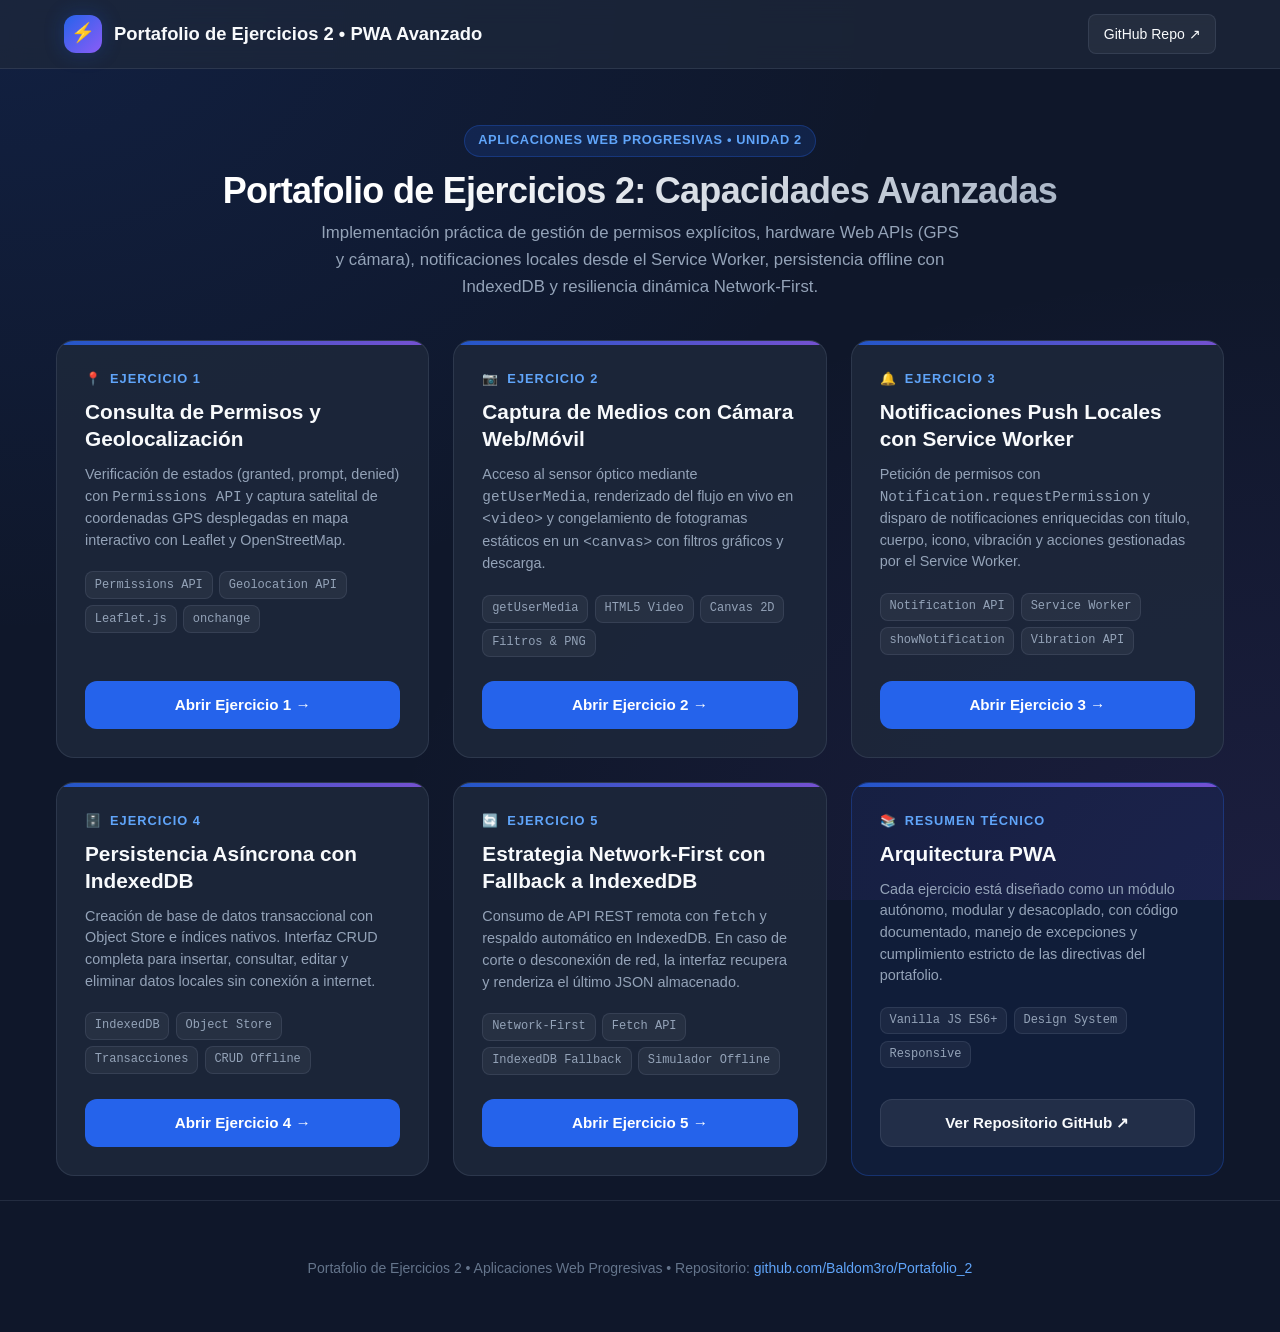
<file: index.html>
<!DOCTYPE html>
<html lang="es">
<head>
  <meta charset="UTF-8">
  <meta http-equiv="refresh" content="0; url=Portafolio_2/index.html">
  <title>Portafolio de Ejercicios 2 - Redirigiendo...</title>
  <script>
    window.location.href = "Portafolio_2/index.html";
  </script>
</head>
<body style="background: #0f172a; color: #f8fafc; font-family: sans-serif; display: flex; align-items: center; justify-content: center; height: 100vh; margin: 0;">
  <p>Cargando Portafolio de Ejercicios 2... <a href="Portafolio_2/index.html" style="color: #60a5fa;">Haz clic aquí si no redirige automáticamente</a>.</p>
</body>
</html>
</file>
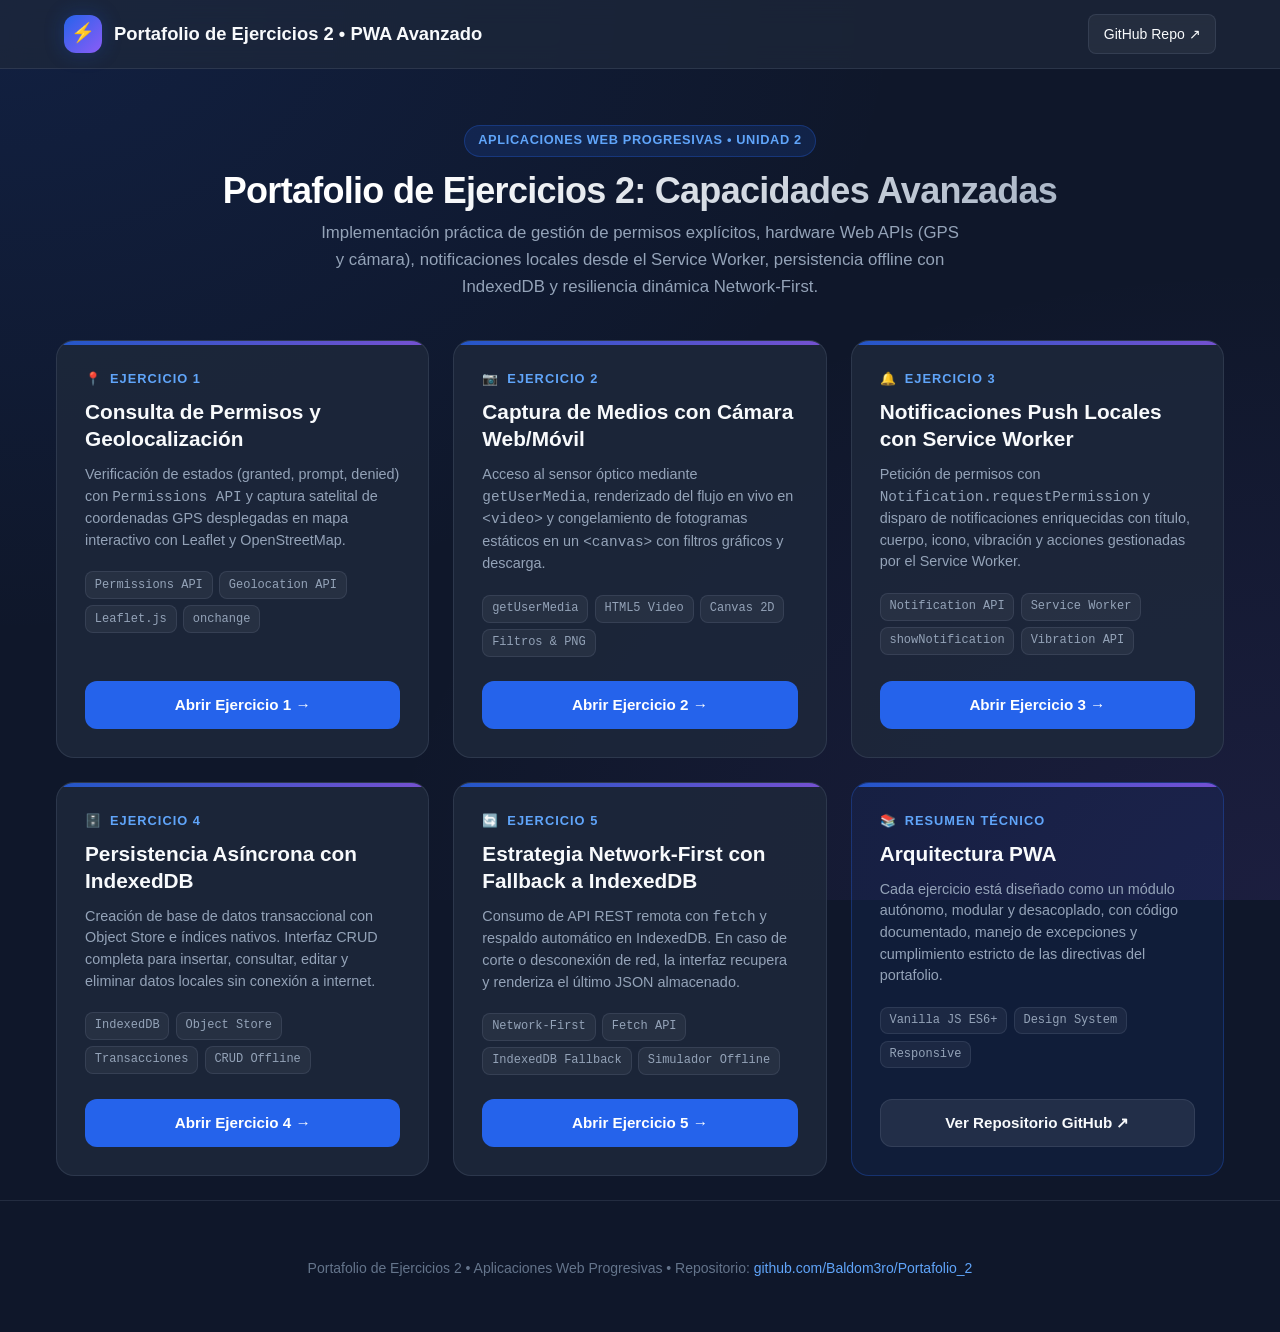
<file: Portafolio_2/index.html>
<!DOCTYPE html>
<html lang="es">
<head>
  <meta charset="UTF-8">
  <meta name="viewport" content="width=device-width, initial-scale=1.0">
  <title>Portafolio 2 - Capacidades Avanzadas de PWA</title>
  
  <link rel="stylesheet" href="styles.css">
  <style>
    .exercise-card {
      display: flex;
      flex-direction: column;
      justify-content: space-between;
      height: 100%;
      border-radius: var(--radius-lg);
      padding: 1.75rem;
      background: var(--bg-card);
      border: 1px solid var(--border);
      transition: all 0.25s ease;
      position: relative;
      overflow: hidden;
    }

    .exercise-card:hover {
      transform: translateY(-4px);
      border-color: rgba(59, 130, 246, 0.4);
      box-shadow: 0 12px 24px -10px rgba(0, 0, 0, 0.5), var(--shadow-glow);
    }

    .exercise-card::before {
      content: '';
      position: absolute;
      top: 0;
      left: 0;
      right: 0;
      height: 4px;
      background: linear-gradient(90deg, var(--primary), var(--accent));
      opacity: 0.8;
    }

    .exercise-number {
      font-size: 0.8rem;
      font-weight: 700;
      text-transform: uppercase;
      letter-spacing: 0.08em;
      color: #60a5fa;
      margin-bottom: 0.5rem;
      display: flex;
      align-items: center;
      gap: 0.5rem;
    }

    .exercise-title {
      font-size: 1.3rem;
      font-weight: 700;
      color: var(--text-main);
      margin-bottom: 0.75rem;
      line-height: 1.3;
    }

    .exercise-desc {
      font-size: 0.9rem;
      color: var(--text-muted);
      line-height: 1.5;
      margin-bottom: 1.25rem;
    }

    .tech-tags {
      display: flex;
      flex-wrap: wrap;
      gap: 0.4rem;
      margin-bottom: 1.5rem;
    }

    .tech-tag {
      font-size: 0.75rem;
      padding: 0.2rem 0.55rem;
      border-radius: var(--radius-sm);
      background: rgba(255, 255, 255, 0.05);
      border: 1px solid var(--border);
      color: #94a3b8;
      font-family: var(--font-mono);
    }
  </style>
</head>
<body>

  <!-- Top Navigation Header -->
  <header class="app-header">
    <div class="header-content">
      <a href="./index.html" class="brand">
        <span class="brand-icon">⚡</span>
        <span>Portafolio de Ejercicios 2 • PWA Avanzado</span>
      </a>
      <nav>
        <ul class="nav-links">
          <li><a href="https://github.com/Baldom3ro/Portafolio_2" target="_blank" class="nav-btn">GitHub Repo ↗</a></li>
        </ul>
      </nav>
    </div>
  </header>

  <main class="container">
    <!-- Hero Intro -->
    <div class="hero">
      <span class="hero-badge">Aplicaciones Web Progresivas • Unidad 2</span>
      <h1 class="hero-title">Portafolio de Ejercicios 2: Capacidades Avanzadas</h1>
      <p class="hero-subtitle">
        Implementación práctica de gestión de permisos explícitos, hardware Web APIs (GPS y cámara), notificaciones locales desde el Service Worker, persistencia offline con IndexedDB y resiliencia dinámica Network-First.
      </p>
    </div>

    <!-- 5 Exercises Grid -->
    <div class="grid-3" style="margin-top: 1rem;">
      
      <!-- Ejercicio 1 -->
      <article class="exercise-card">
        <div>
          <div class="exercise-number">
            <span>📍</span>
            <span>Ejercicio 1</span>
          </div>
          <h2 class="exercise-title">Consulta de Permisos y Geolocalización</h2>
          <p class="exercise-desc">
            Verificación de estados (granted, prompt, denied) con <code>Permissions API</code> y captura satelital de coordenadas GPS desplegadas en mapa interactivo con Leaflet y OpenStreetMap.
          </p>
          <div class="tech-tags">
            <span class="tech-tag">Permissions API</span>
            <span class="tech-tag">Geolocation API</span>
            <span class="tech-tag">Leaflet.js</span>
            <span class="tech-tag">onchange</span>
          </div>
        </div>
        <a href="Ejercicio_1/index.html" class="btn btn-primary" style="width: 100%;">
          Abrir Ejercicio 1 →
        </a>
      </article>

      <!-- Ejercicio 2 -->
      <article class="exercise-card">
        <div>
          <div class="exercise-number">
            <span>📷</span>
            <span>Ejercicio 2</span>
          </div>
          <h2 class="exercise-title">Captura de Medios con Cámara Web/Móvil</h2>
          <p class="exercise-desc">
            Acceso al sensor óptico mediante <code>getUserMedia</code>, renderizado del flujo en vivo en <code>&lt;video&gt;</code> y congelamiento de fotogramas estáticos en un <code>&lt;canvas&gt;</code> con filtros gráficos y descarga.
          </p>
          <div class="tech-tags">
            <span class="tech-tag">getUserMedia</span>
            <span class="tech-tag">HTML5 Video</span>
            <span class="tech-tag">Canvas 2D</span>
            <span class="tech-tag">Filtros & PNG</span>
          </div>
        </div>
        <a href="Ejercicio_2/index.html" class="btn btn-primary" style="width: 100%;">
          Abrir Ejercicio 2 →
        </a>
      </article>

      <!-- Ejercicio 3 -->
      <article class="exercise-card">
        <div>
          <div class="exercise-number">
            <span>🔔</span>
            <span>Ejercicio 3</span>
          </div>
          <h2 class="exercise-title">Notificaciones Push Locales con Service Worker</h2>
          <p class="exercise-desc">
            Petición de permisos con <code>Notification.requestPermission</code> y disparo de notificaciones enriquecidas con título, cuerpo, icono, vibración y acciones gestionadas por el Service Worker.
          </p>
          <div class="tech-tags">
            <span class="tech-tag">Notification API</span>
            <span class="tech-tag">Service Worker</span>
            <span class="tech-tag">showNotification</span>
            <span class="tech-tag">Vibration API</span>
          </div>
        </div>
        <a href="Ejercicio_3/index.html" class="btn btn-primary" style="width: 100%;">
          Abrir Ejercicio 3 →
        </a>
      </article>

      <!-- Ejercicio 4 -->
      <article class="exercise-card">
        <div>
          <div class="exercise-number">
            <span>🗄️</span>
            <span>Ejercicio 4</span>
          </div>
          <h2 class="exercise-title">Persistencia Asíncrona con IndexedDB</h2>
          <p class="exercise-desc">
            Creación de base de datos transaccional con Object Store e índices nativos. Interfaz CRUD completa para insertar, consultar, editar y eliminar datos locales sin conexión a internet.
          </p>
          <div class="tech-tags">
            <span class="tech-tag">IndexedDB</span>
            <span class="tech-tag">Object Store</span>
            <span class="tech-tag">Transacciones</span>
            <span class="tech-tag">CRUD Offline</span>
          </div>
        </div>
        <a href="Ejercicio_4/index.html" class="btn btn-primary" style="width: 100%;">
          Abrir Ejercicio 4 →
        </a>
      </article>

      <!-- Ejercicio 5 -->
      <article class="exercise-card">
        <div>
          <div class="exercise-number">
            <span>🔄</span>
            <span>Ejercicio 5</span>
          </div>
          <h2 class="exercise-title">Estrategia Network-First con Fallback a IndexedDB</h2>
          <p class="exercise-desc">
            Consumo de API REST remota con <code>fetch</code> y respaldo automático en IndexedDB. En caso de corte o desconexión de red, la interfaz recupera y renderiza el último JSON almacenado.
          </p>
          <div class="tech-tags">
            <span class="tech-tag">Network-First</span>
            <span class="tech-tag">Fetch API</span>
            <span class="tech-tag">IndexedDB Fallback</span>
            <span class="tech-tag">Simulador Offline</span>
          </div>
        </div>
        <a href="Ejercicio_5/index.html" class="btn btn-primary" style="width: 100%;">
          Abrir Ejercicio 5 →
        </a>
      </article>

      <!-- Project Architecture Overview Card -->
      <article class="exercise-card" style="background: rgba(37, 99, 235, 0.08); border-color: rgba(37, 99, 235, 0.3);">
        <div>
          <div class="exercise-number">
            <span>📚</span>
            <span>Resumen Técnico</span>
          </div>
          <h2 class="exercise-title">Arquitectura PWA</h2>
          <p class="exercise-desc">
            Cada ejercicio está diseñado como un módulo autónomo, modular y desacoplado, con código documentado, manejo de excepciones y cumplimiento estricto de las directivas del portafolio.
          </p>
          <div class="tech-tags">
            <span class="tech-tag">Vanilla JS ES6+</span>
            <span class="tech-tag">Design System</span>
            <span class="tech-tag">Responsive</span>
          </div>
        </div>
        <a href="https://github.com/Baldom3ro/Portafolio_2" target="_blank" class="btn btn-secondary" style="width: 100%;">
          Ver Repositorio GitHub ↗
        </a>
      </article>

    </div>
  </main>

  <footer class="app-footer">
    <div class="container">
      <p>Portafolio de Ejercicios 2 • Aplicaciones Web Progresivas • Repositorio: <a href="https://github.com/Baldom3ro/Portafolio_2" target="_blank">github.com/Baldom3ro/Portafolio_2</a></p>
    </div>
  </footer>

</body>
</html>
</file>
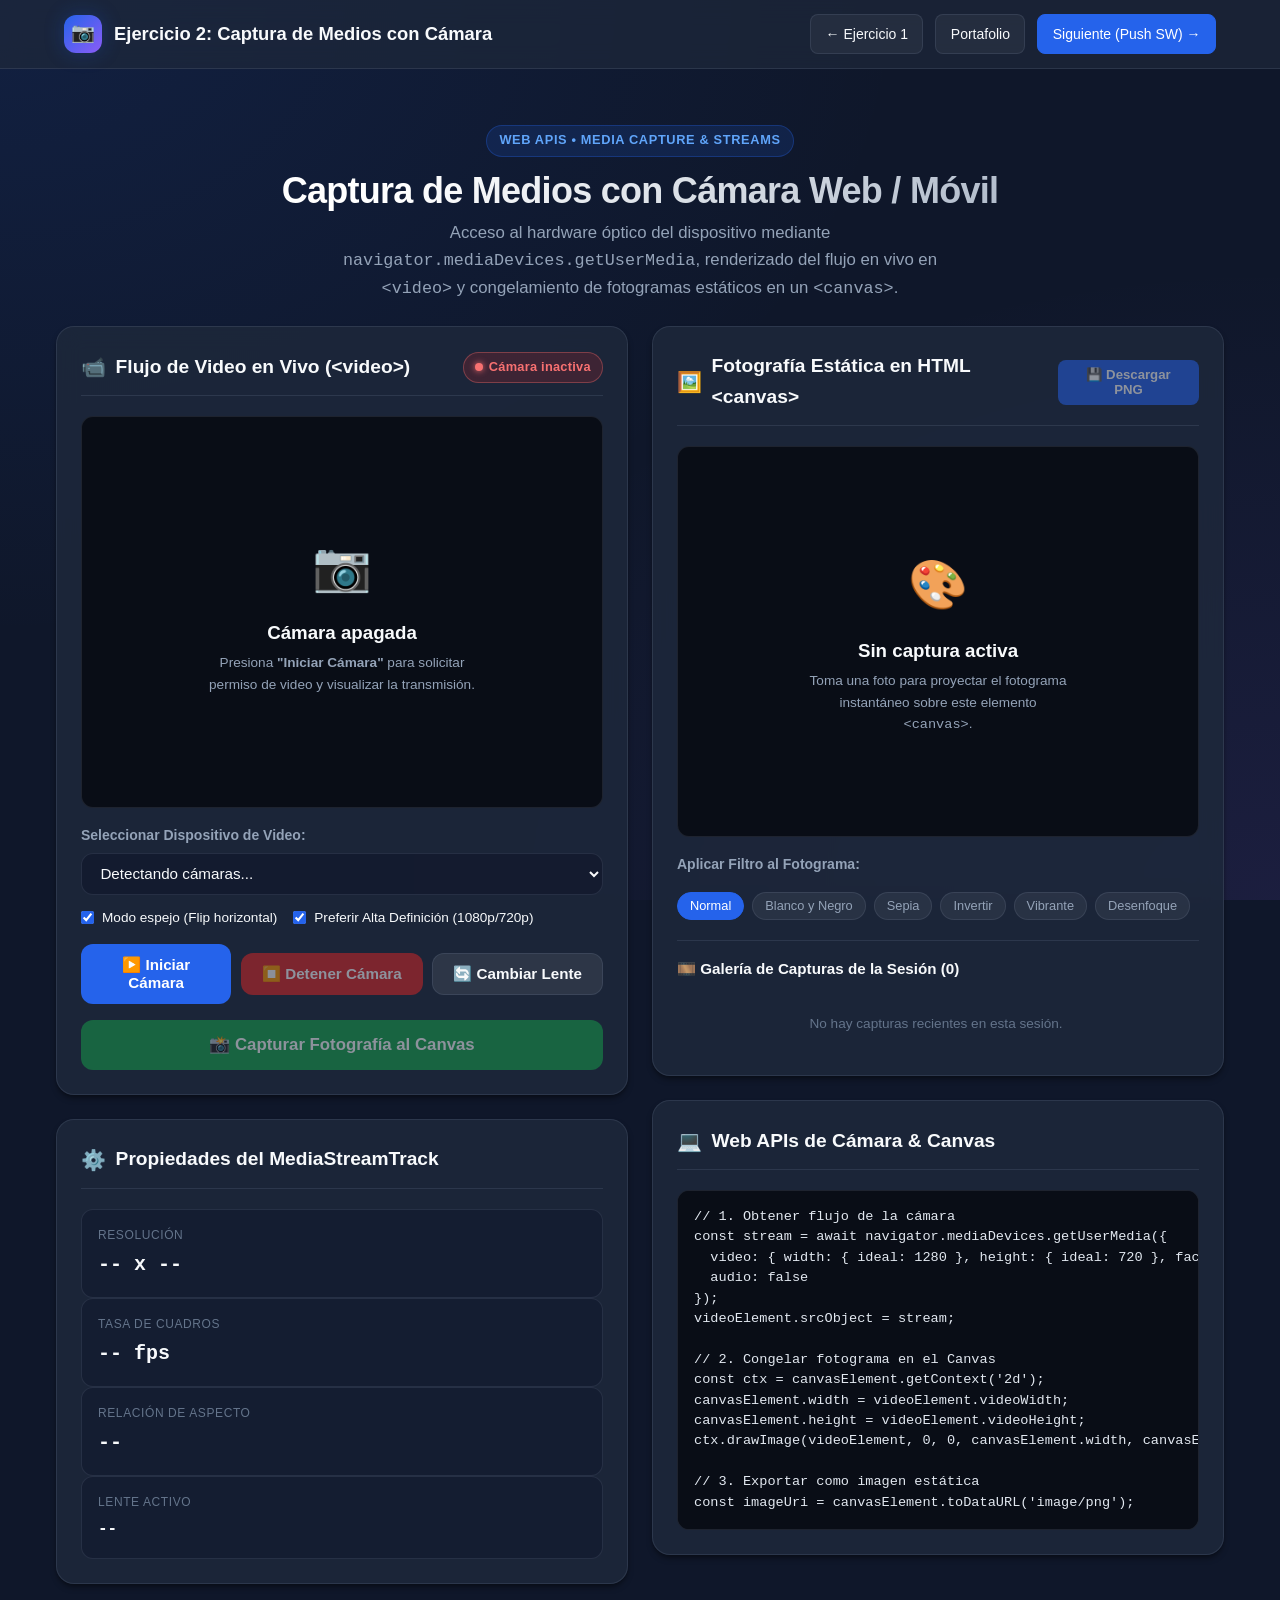
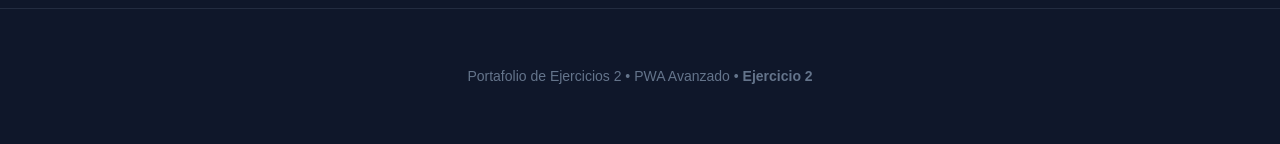
<file: Portafolio_2/Ejercicio_2/index.html>
<!DOCTYPE html>
<html lang="es">
<head>
  <meta charset="UTF-8">
  <meta name="viewport" content="width=device-width, initial-scale=1.0">
  <title>Ejercicio 2 - Captura de Medios con Cámara Web/Móvil | Portafolio 2 PWA</title>
  
  <link rel="stylesheet" href="../styles.css">
  <link rel="stylesheet" href="styles.css">
</head>
<body>

  <!-- Top Navigation Header -->
  <header class="app-header">
    <div class="header-content">
      <a href="../index.html" class="brand">
        <span class="brand-icon">📷</span>
        <span>Ejercicio 2: Captura de Medios con Cámara</span>
      </a>
      <nav>
        <ul class="nav-links">
          <li><a href="../Ejercicio_1/index.html" class="nav-btn">← Ejercicio 1</a></li>
          <li><a href="../index.html" class="nav-btn">Portafolio</a></li>
          <li><a href="../Ejercicio_3/index.html" class="nav-btn primary">Siguiente (Push SW) →</a></li>
        </ul>
      </nav>
    </div>
  </header>

  <main class="container">
    <!-- Hero Intro -->
    <div class="hero">
      <span class="hero-badge">Web APIs • Media Capture & Streams</span>
      <h1 class="hero-title">Captura de Medios con Cámara Web / Móvil</h1>
      <p class="hero-subtitle">
        Acceso al hardware óptico del dispositivo mediante <code>navigator.mediaDevices.getUserMedia</code>, renderizado del flujo en vivo en <code>&lt;video&gt;</code> y congelamiento de fotogramas estáticos en un <code>&lt;canvas&gt;</code>.
      </p>
    </div>

    <!-- Feedback Alerts -->
    <div id="cameraAlert" class="alert alert-info" style="display: none;">
      <span class="alert-icon">ℹ️</span>
      <span id="cameraAlertMsg">Cámara lista.</span>
    </div>

    <div class="grid-2">
      <!-- Left Column: Video Feed & Controls -->
      <div style="display: flex; flex-direction: column; gap: 1.5rem;">
        
        <section class="card">
          <div class="card-header">
            <h2 class="card-title">
              <span class="icon">📹</span>
              <span>Flujo de Video en Vivo (&lt;video&gt;)</span>
            </h2>
            <span id="streamBadge" class="badge badge-denied">
              <span class="badge-dot"></span>
              <span id="streamBadgeText">Cámara inactiva</span>
            </span>
          </div>

          <!-- Video Viewport -->
          <div class="media-viewport">
            <div id="videoPlaceholder" class="video-placeholder">
              <span class="icon">📷</span>
              <h3 style="color: var(--text-main); margin-bottom: 0.25rem;">Cámara apagada</h3>
              <p style="font-size: 0.85rem; max-width: 280px;">
                Presiona <strong>"Iniciar Cámara"</strong> para solicitar permiso de video y visualizar la transmisión.
              </p>
            </div>
            <video id="videoFeed" autoplay playsinline muted style="display: none;"></video>
            
            <div id="liveIndicators" class="video-overlay" style="display: none;">
              <span class="badge badge-granted" style="background: rgba(22, 163, 74, 0.8); color: white;">
                🔴 EN VIVO
              </span>
            </div>
          </div>

          <!-- Camera Settings & Hardware Selection -->
          <div style="margin-top: 1rem;">
            <div class="form-group" style="margin-bottom: 0.75rem;">
              <label class="form-label" for="cameraSelect">Seleccionar Dispositivo de Video:</label>
              <select id="cameraSelect" class="form-control">
                <option value="">Detectando cámaras...</option>
              </select>
            </div>

            <div style="display: flex; gap: 1rem; align-items: center; margin-bottom: 1rem;">
              <label style="display: flex; align-items: center; gap: 0.5rem; font-size: 0.85rem; cursor: pointer;">
                <input type="checkbox" id="chkMirror" checked style="accent-color: var(--primary);">
                <span>Modo espejo (Flip horizontal)</span>
              </label>
              <label style="display: flex; align-items: center; gap: 0.5rem; font-size: 0.85rem; cursor: pointer;">
                <input type="checkbox" id="chkHD" checked style="accent-color: var(--primary);">
                <span>Preferir Alta Definición (1080p/720p)</span>
              </label>
            </div>

            <!-- Action Buttons -->
            <div class="btn-group">
              <button id="btnStartCamera" class="btn btn-primary" style="flex: 1;">
                ▶️ Iniciar Cámara
              </button>
              <button id="btnStopCamera" class="btn btn-danger" disabled>
                ⏹️ Detener Cámara
              </button>
              <button id="btnSwitchFacing" class="btn btn-secondary" title="Alternar frontal/trasera en móviles">
                🔄 Cambiar Lente
              </button>
            </div>

            <div style="margin-top: 1rem;">
              <button id="btnCapturePhoto" class="btn btn-success" style="width: 100%; font-size: 1.05rem; padding: 0.85rem;" disabled>
                📸 Capturar Fotografía al Canvas
              </button>
            </div>
          </div>
        </section>

        <!-- Technical Telemetry Box -->
        <section class="card">
          <div class="card-header">
            <h2 class="card-title">
              <span class="icon">⚙️</span>
              <span>Propiedades del MediaStreamTrack</span>
            </h2>
          </div>
          <div class="coords-grid">
            <div class="stat-card">
              <span class="stat-label">Resolución</span>
              <span class="stat-value" id="valRes">-- x --</span>
            </div>
            <div class="stat-card">
              <span class="stat-label">Tasa de Cuadros</span>
              <span class="stat-value" id="valFps">-- fps</span>
            </div>
            <div class="stat-card">
              <span class="stat-label">Relación de Aspecto</span>
              <span class="stat-value" id="valAspect">--</span>
            </div>
            <div class="stat-card">
              <span class="stat-label">Lente Activo</span>
              <span class="stat-value" id="valFacing" style="font-size: 1rem;">--</span>
            </div>
          </div>
        </section>

      </div>

      <!-- Right Column: Canvas Output, Filters & Gallery -->
      <div style="display: flex; flex-direction: column; gap: 1.5rem;">
        
        <!-- Canvas Snapshot Card -->
        <section class="card">
          <div class="card-header">
            <h2 class="card-title">
              <span class="icon">🖼️</span>
              <span>Fotografía Estática en HTML &lt;canvas&gt;</span>
            </h2>
            <button id="btnDownloadPhoto" class="btn btn-primary btn-sm" disabled>
              💾 Descargar PNG
            </button>
          </div>

          <!-- Canvas Viewport -->
          <div class="media-viewport">
            <div id="canvasPlaceholder" class="video-placeholder">
              <span class="icon">🎨</span>
              <h3 style="color: var(--text-main); margin-bottom: 0.25rem;">Sin captura activa</h3>
              <p style="font-size: 0.85rem; max-width: 260px;">
                Toma una foto para proyectar el fotograma instantáneo sobre este elemento <code>&lt;canvas&gt;</code>.
              </p>
            </div>
            <canvas id="photoCanvas" style="display: none;"></canvas>
          </div>

          <!-- Filters Selector -->
          <div style="margin-top: 1rem;">
            <label class="form-label">Aplicar Filtro al Fotograma:</label>
            <div class="filter-pills">
              <button class="filter-btn active" data-filter="none">Normal</button>
              <button class="filter-btn" data-filter="grayscale(100%)">Blanco y Negro</button>
              <button class="filter-btn" data-filter="sepia(100%)">Sepia</button>
              <button class="filter-btn" data-filter="invert(100%)">Invertir</button>
              <button class="filter-btn" data-filter="contrast(175%) brightness(110%)">Vibrante</button>
              <button class="filter-btn" data-filter="blur(3px)">Desenfoque</button>
            </div>
          </div>

          <!-- Captured Gallery -->
          <div style="margin-top: 1.25rem; border-top: 1px solid var(--border); padding-top: 1rem;">
            <div style="display: flex; justify-content: space-between; align-items: center; margin-bottom: 0.5rem;">
              <h3 style="font-size: 0.95rem; font-weight: 600; color: var(--text-main);">
                🎞️ Galería de Capturas de la Sesión (<span id="galleryCount">0</span>)
              </h3>
              <button id="btnClearGallery" class="btn btn-secondary btn-sm" style="display: none;">
                Vaciar
              </button>
            </div>
            <div id="galleryContainer" class="gallery-grid">
              <p id="emptyGalleryMsg" style="color: var(--text-dim); font-size: 0.85rem; grid-column: 1 / -1; text-align: center; padding: 1rem;">
                No hay capturas recientes en esta sesión.
              </p>
            </div>
          </div>
        </section>

        <!-- Technical Code Box -->
        <section class="card">
          <div class="card-header">
            <h2 class="card-title">
              <span class="icon">💻</span>
              <span>Web APIs de Cámara & Canvas</span>
            </h2>
          </div>
          <pre class="code-box"><code>// 1. Obtener flujo de la cámara
const stream = await navigator.mediaDevices.getUserMedia({
  video: { width: { ideal: 1280 }, height: { ideal: 720 }, facingMode: 'user' },
  audio: false
});
videoElement.srcObject = stream;

// 2. Congelar fotograma en el Canvas
const ctx = canvasElement.getContext('2d');
canvasElement.width = videoElement.videoWidth;
canvasElement.height = videoElement.videoHeight;
ctx.drawImage(videoElement, 0, 0, canvasElement.width, canvasElement.height);

// 3. Exportar como imagen estática
const imageUri = canvasElement.toDataURL('image/png');</code></pre>
        </section>

      </div>
    </div>
  </main>

  <footer class="app-footer">
    <div class="container">
      <p>Portafolio de Ejercicios 2 • PWA Avanzado • <strong>Ejercicio 2</strong></p>
    </div>
  </footer>

  <script src="app.js"></script>
</body>
</html>
</file>
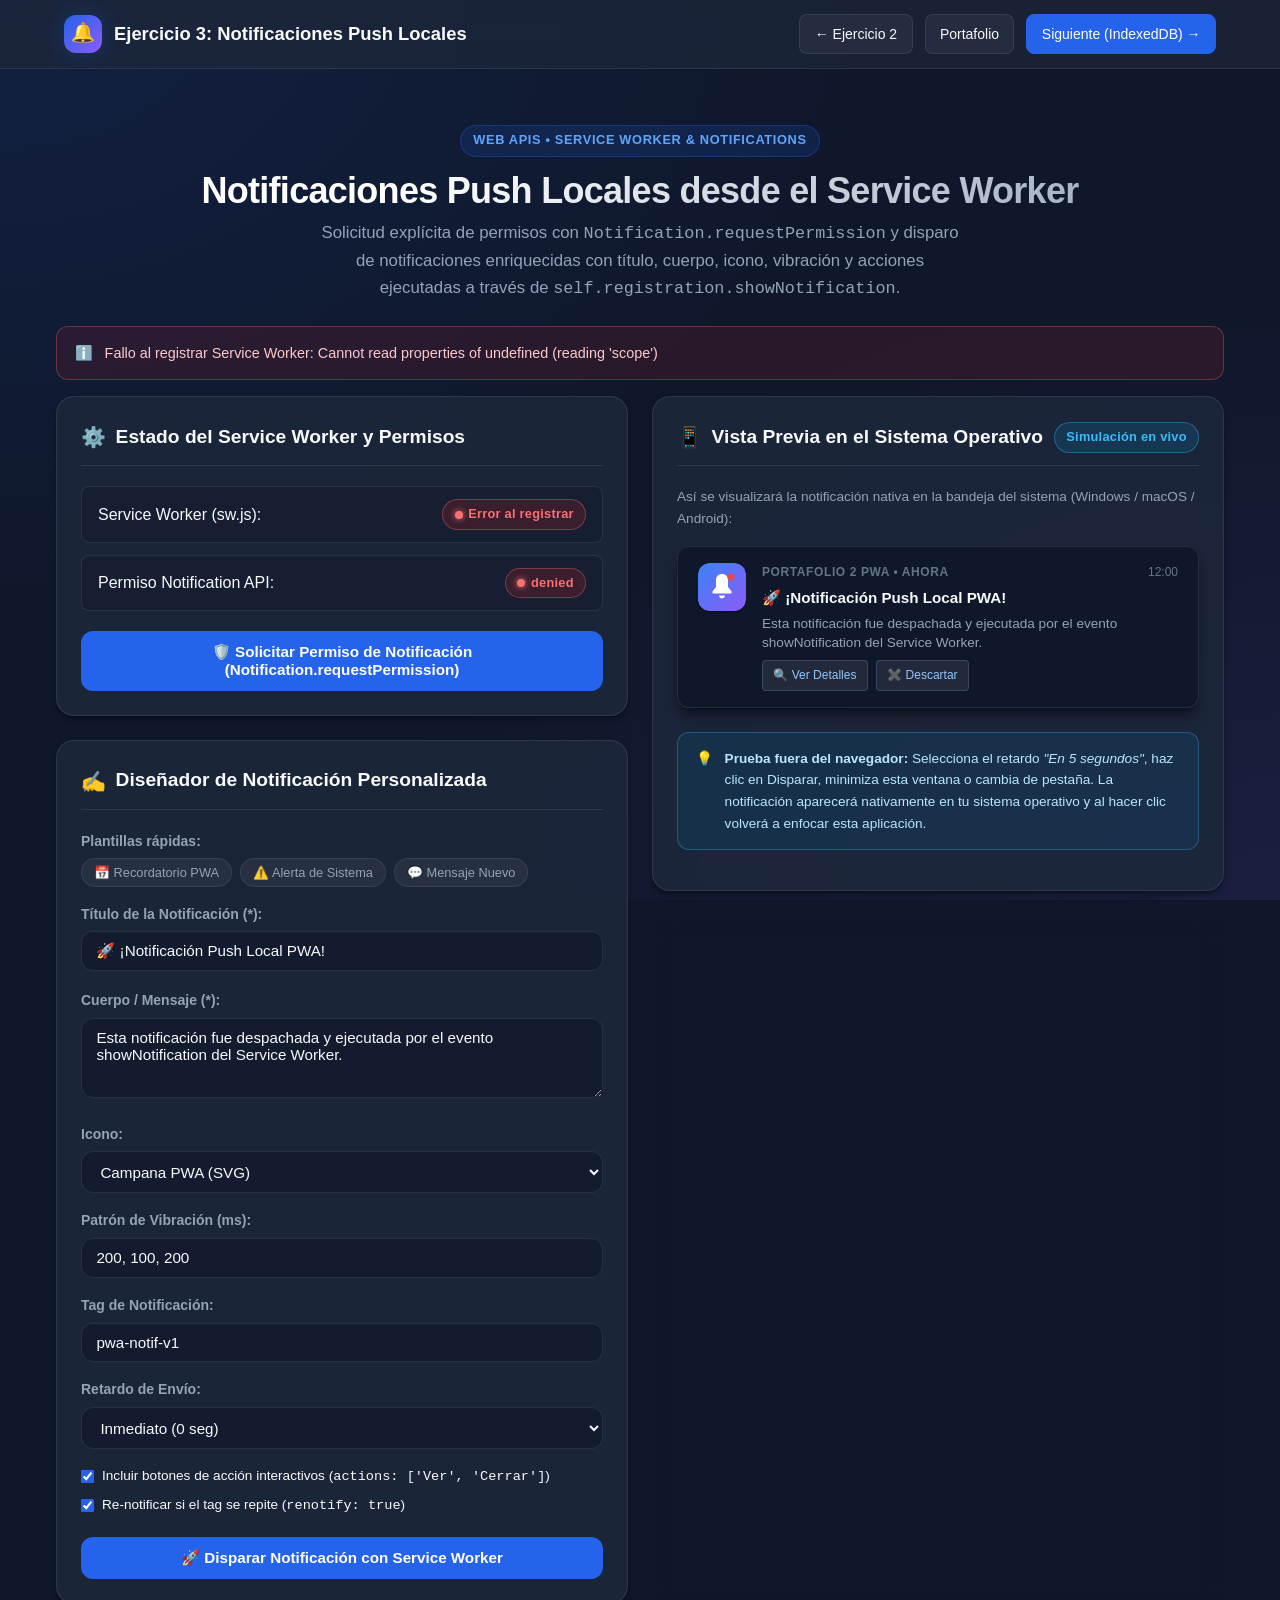
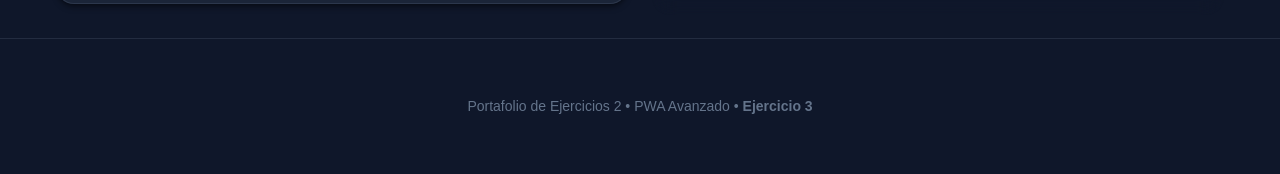
<file: Portafolio_2/Ejercicio_3/index.html>
<!DOCTYPE html>
<html lang="es">
<head>
  <meta charset="UTF-8">
  <meta name="viewport" content="width=device-width, initial-scale=1.0">
  <title>Ejercicio 3 - Notificaciones Push Locales con Service Worker | Portafolio 2 PWA</title>
  
  <link rel="stylesheet" href="../styles.css">
  <link rel="stylesheet" href="styles.css">
</head>
<body>

  <!-- Top Navigation Header -->
  <header class="app-header">
    <div class="header-content">
      <a href="../index.html" class="brand">
        <span class="brand-icon">🔔</span>
        <span>Ejercicio 3: Notificaciones Push Locales</span>
      </a>
      <nav>
        <ul class="nav-links">
          <li><a href="../Ejercicio_2/index.html" class="nav-btn">← Ejercicio 2</a></li>
          <li><a href="../index.html" class="nav-btn">Portafolio</a></li>
          <li><a href="../Ejercicio_4/index.html" class="nav-btn primary">Siguiente (IndexedDB) →</a></li>
        </ul>
      </nav>
    </div>
  </header>

  <main class="container">
    <!-- Hero Intro -->
    <div class="hero">
      <span class="hero-badge">Web APIs • Service Worker & Notifications</span>
      <h1 class="hero-title">Notificaciones Push Locales desde el Service Worker</h1>
      <p class="hero-subtitle">
        Solicitud explícita de permisos con <code>Notification.requestPermission</code> y disparo de notificaciones enriquecidas con título, cuerpo, icono, vibración y acciones ejecutadas a través de <code>self.registration.showNotification</code>.
      </p>
    </div>

    <!-- Feedback Alerts -->
    <div id="notifAlert" class="alert alert-info" style="display: none;">
      <span class="alert-icon">ℹ️</span>
      <span id="notifAlertMsg">Listo.</span>
    </div>

    <div class="grid-2">
      <!-- Left Column: Permissions & Notification Creator Form -->
      <div style="display: flex; flex-direction: column; gap: 1.5rem;">
        
        <!-- Service Worker & Permission Status -->
        <section class="card">
          <div class="card-header">
            <h2 class="card-title">
              <span class="icon">⚙️</span>
              <span>Estado del Service Worker y Permisos</span>
            </h2>
          </div>

          <div style="display: flex; flex-direction: column; gap: 0.75rem; margin-bottom: 1.25rem;">
            <div style="display: flex; justify-content: space-between; align-items: center; background: rgba(15,23,42,0.4); padding: 0.75rem 1rem; border-radius: var(--radius-sm); border: 1px solid var(--border);">
              <span>Service Worker (sw.js):</span>
              <span id="swBadge" class="badge badge-warning">
                <span class="badge-dot"></span>
                <span id="swBadgeText">Registrando...</span>
              </span>
            </div>

            <div style="display: flex; justify-content: space-between; align-items: center; background: rgba(15,23,42,0.4); padding: 0.75rem 1rem; border-radius: var(--radius-sm); border: 1px solid var(--border);">
              <span>Permiso Notification API:</span>
              <span id="permBadge" class="badge badge-prompt">
                <span class="badge-dot"></span>
                <span id="permBadgeText">default</span>
              </span>
            </div>
          </div>

          <button id="btnRequestPermission" class="btn btn-primary" style="width: 100%;">
            🛡️ Solicitar Permiso de Notificación (Notification.requestPermission)
          </button>
        </section>

        <!-- Notification Builder Form -->
        <section class="card">
          <div class="card-header">
            <h2 class="card-title">
              <span class="icon">✍️</span>
              <span>Diseñador de Notificación Personalizada</span>
            </h2>
          </div>

          <!-- Presets -->
          <div style="margin-bottom: 1rem;">
            <label class="form-label">Plantillas rápidas:</label>
            <div style="display: flex; flex-wrap: wrap; gap: 0.5rem;">
              <button type="button" class="preset-chip" id="presetRecordatorio">📅 Recordatorio PWA</button>
              <button type="button" class="preset-chip" id="presetAlerta">⚠️ Alerta de Sistema</button>
              <button type="button" class="preset-chip" id="presetMensaje">💬 Mensaje Nuevo</button>
            </div>
          </div>

          <form id="notifForm">
            <div class="form-group">
              <label class="form-label" for="inpTitle">Título de la Notificación (*):</label>
              <input type="text" id="inpTitle" class="form-control" value="🚀 ¡Notificación Push Local PWA!" required>
            </div>

            <div class="form-group">
              <label class="form-label" for="inpBody">Cuerpo / Mensaje (*):</label>
              <textarea id="inpBody" class="form-control" rows="2" required>Esta notificación fue despachada y ejecutada por el evento showNotification del Service Worker.</textarea>
            </div>

            <div class="grid-2" style="gap: 1rem; margin-bottom: 1rem;">
              <div>
                <label class="form-label" for="selIcon">Icono:</label>
                <select id="selIcon" class="form-control">
                  <option value="./icon.svg">Campana PWA (SVG)</option>
                  <option value="./icon-192.png">Campana PWA (PNG 192px)</option>
                  <option value="https://cdn-icons-png.flaticon.com/512/1828/1828640.png">Estrella Dorada (Web)</option>
                </select>
              </div>

              <div>
                <label class="form-label" for="inpVibration">Patrón de Vibración (ms):</label>
                <input type="text" id="inpVibration" class="form-control" value="200, 100, 200" placeholder="Ej: 200, 100, 200">
              </div>
            </div>

            <div class="grid-2" style="gap: 1rem; margin-bottom: 1rem;">
              <div>
                <label class="form-label" for="inpTag">Tag de Notificación:</label>
                <input type="text" id="inpTag" class="form-control" value="pwa-notif-v1">
              </div>

              <div>
                <label class="form-label" for="selDelay">Retardo de Envío:</label>
                <select id="selDelay" class="form-control">
                  <option value="0">Inmediato (0 seg)</option>
                  <option value="3000">En 3 segundos (permite cambiar de app)</option>
                  <option value="5000">En 5 segundos</option>
                </select>
              </div>
            </div>

            <div style="margin-bottom: 1.25rem;">
              <label style="display: flex; align-items: center; gap: 0.5rem; font-size: 0.85rem; cursor: pointer;">
                <input type="checkbox" id="chkActions" checked style="accent-color: var(--primary);">
                <span>Incluir botones de acción interactivos (<code>actions: ['Ver', 'Cerrar']</code>)</span>
              </label>
              <label style="display: flex; align-items: center; gap: 0.5rem; font-size: 0.85rem; cursor: pointer; margin-top: 0.4rem;">
                <input type="checkbox" id="chkRenotify" checked style="accent-color: var(--primary);">
                <span>Re-notificar si el tag se repite (<code>renotify: true</code>)</span>
              </label>
            </div>

            <div class="btn-group">
              <button type="submit" id="btnSendViaSW" class="btn btn-primary" style="flex: 1;">
                🚀 Disparar Notificación con Service Worker
              </button>
            </div>
          </form>
        </section>

      </div>

      <!-- Right Column: Live Mockup Preview & Technical Architecture -->
      <div style="display: flex; flex-direction: column; gap: 1.5rem;">
        
        <!-- Notification OS Mockup -->
        <section class="card">
          <div class="card-header">
            <h2 class="card-title">
              <span class="icon">📱</span>
              <span>Vista Previa en el Sistema Operativo</span>
            </h2>
            <span class="badge badge-info">Simulación en vivo</span>
          </div>

          <p style="color: var(--text-muted); font-size: 0.85rem; margin-bottom: 1rem;">
            Así se visualizará la notificación nativa en la bandeja del sistema (Windows / macOS / Android):
          </p>

          <div class="notification-mockup">
            <img id="previewIcon" src="./icon.svg" alt="Icono" class="notif-icon-preview">
            <div class="notif-content-preview">
              <div class="notif-header-preview">
                <span class="notif-app-name">Portafolio 2 PWA • Ahora</span>
                <span class="notif-time">12:00</span>
              </div>
              <h4 id="previewTitle" class="notif-title-preview">🚀 ¡Notificación Push Local PWA!</h4>
              <p id="previewBody" class="notif-body-preview">
                Esta notificación fue despachada y ejecutada por el evento showNotification del Service Worker.
              </p>
              <div id="previewActions" class="notif-actions-preview">
                <span class="notif-action-btn-mock">🔍 Ver Detalles</span>
                <span class="notif-action-btn-mock">✖️ Descartar</span>
              </div>
            </div>
          </div>

          <div class="alert alert-info" style="font-size: 0.85rem;">
            <span>💡</span>
            <div>
              <strong>Prueba fuera del navegador:</strong> Selecciona el retardo <em>"En 5 segundos"</em>, haz clic en Disparar, minimiza esta ventana o cambia de pestaña. La notificación aparecerá nativamente en tu sistema operativo y al hacer clic volverá a enfocar esta aplicación.
            </div>
          </div>
        </section>

        <!-- Technical Explanation Card -->
        <section class="card">
          <div class="card-header">
            <h2 class="card-title">
              <span class="icon">💻</span>
              <span>Implementación Service Worker (showNotification)</span>
            </h2>
          </div>

          <pre class="code-box"><code>// 1. Solicitud de permiso en app.js
const permission = await Notification.requestPermission();

// 2. Registro y obtención del Service Worker
const registration = await navigator.serviceWorker.ready;

// 3. Disparo de notificación local enriquecida
registration.showNotification(title, {
  body: 'Texto descriptivo...',
  icon: './icon-192.png',
  badge: './icon.svg',
  vibrate: [200, 100, 200],
  tag: 'pwa-alerta',
  renotify: true,
  actions: [
    { action: 'explore', title: 'Ver Detalles' },
    { action: 'dismiss', title: 'Cerrar' }
  ]
});

// 4. En sw.js se atiende el clic:
self.addEventListener('notificationclick', (event) => {
  event.notification.close();
  if (event.action === 'explore') {
    event.waitUntil(clients.openWindow('./'));
  }
});</code></pre>
        </section>

      </div>
    </div>
  </main>

  <footer class="app-footer">
    <div class="container">
      <p>Portafolio de Ejercicios 2 • PWA Avanzado • <strong>Ejercicio 3</strong></p>
    </div>
  </footer>

  <script src="app.js"></script>
</body>
</html>
</file>
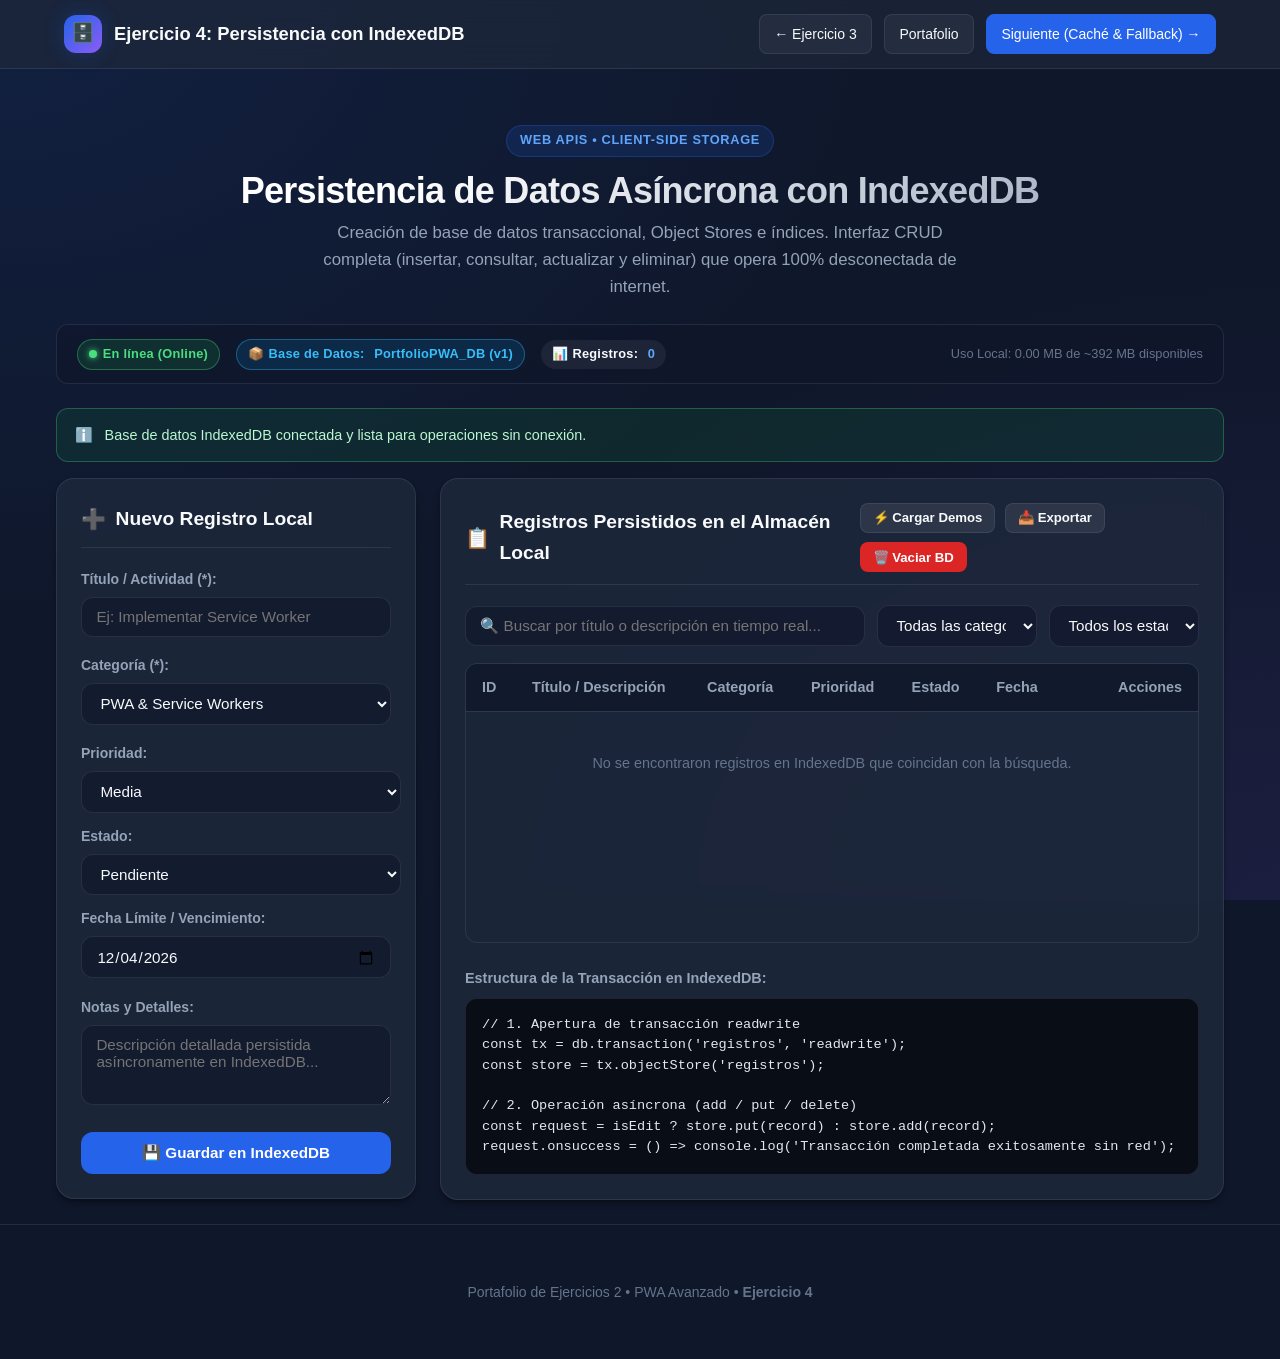
<file: Portafolio_2/Ejercicio_4/index.html>
<!DOCTYPE html>
<html lang="es">
<head>
  <meta charset="UTF-8">
  <meta name="viewport" content="width=device-width, initial-scale=1.0">
  <title>Ejercicio 4 - Persistencia Asíncrona con IndexedDB | Portafolio 2 PWA</title>
  
  <link rel="stylesheet" href="../styles.css">
  <link rel="stylesheet" href="styles.css">
</head>
<body>

  <!-- Top Navigation Header -->
  <header class="app-header">
    <div class="header-content">
      <a href="../index.html" class="brand">
        <span class="brand-icon">🗄️</span>
        <span>Ejercicio 4: Persistencia con IndexedDB</span>
      </a>
      <nav>
        <ul class="nav-links">
          <li><a href="../Ejercicio_3/index.html" class="nav-btn">← Ejercicio 3</a></li>
          <li><a href="../index.html" class="nav-btn">Portafolio</a></li>
          <li><a href="../Ejercicio_5/index.html" class="nav-btn primary">Siguiente (Caché & Fallback) →</a></li>
        </ul>
      </nav>
    </div>
  </header>

  <main class="container">
    <!-- Hero Intro -->
    <div class="hero">
      <span class="hero-badge">Web APIs • Client-Side Storage</span>
      <h1 class="hero-title">Persistencia de Datos Asíncrona con IndexedDB</h1>
      <p class="hero-subtitle">
        Creación de base de datos transaccional, Object Stores e índices. Interfaz CRUD completa (insertar, consultar, actualizar y eliminar) que opera 100% desconectada de internet.
      </p>
    </div>

    <!-- Live Telemetry Status Bar -->
    <div style="display: flex; flex-wrap: wrap; gap: 1rem; align-items: center; justify-content: space-between; background: rgba(15,23,42,0.6); padding: 0.85rem 1.25rem; border-radius: var(--radius-md); border: 1px solid var(--border); margin-bottom: 1.5rem;">
      <div style="display: flex; gap: 1rem; align-items: center; flex-wrap: wrap;">
        <span id="networkStatusBadge" class="badge badge-granted">
          <span class="badge-dot"></span>
          <span id="networkStatusText">En línea (Online)</span>
        </span>
        <span class="badge badge-info">
          📦 Base de Datos: <strong style="margin-left: 4px;">PortfolioPWA_DB (v1)</strong>
        </span>
        <span class="badge badge-secondary" style="background: rgba(255,255,255,0.06);">
          📊 Registros: <strong id="totalCountBadge" style="margin-left: 4px; color: #60a5fa;">0</strong>
        </span>
      </div>

      <div style="display: flex; align-items: center; gap: 0.5rem; font-size: 0.8rem; color: var(--text-dim);">
        <span id="storageQuotaText">Almacenamiento: Calculando...</span>
      </div>
    </div>

    <!-- Feedback Alerts -->
    <div id="dbAlert" class="alert alert-info" style="display: none;">
      <span class="alert-icon">ℹ️</span>
      <span id="dbAlertMsg">Base de datos lista.</span>
    </div>

    <!-- Main CRUD Layout -->
    <div class="crud-layout">
      
      <!-- Left Column: Form to Insert/Edit -->
      <section class="card" style="height: fit-content;">
        <div class="card-header">
          <h2 class="card-title">
            <span class="icon" id="formIcon">➕</span>
            <span id="formTitle">Nuevo Registro Local</span>
          </h2>
          <span id="editingBadge" class="badge badge-warning" style="display: none;">Modo Edición</span>
        </div>

        <form id="recordForm">
          <!-- Hidden ID for edit mode -->
          <input type="hidden" id="recordId" value="">

          <div class="form-group">
            <label class="form-label" for="inpTitulo">Título / Actividad (*):</label>
            <input type="text" id="inpTitulo" class="form-control" placeholder="Ej: Implementar Service Worker" required>
          </div>

          <div class="form-group">
            <label class="form-label" for="selCategoria">Categoría (*):</label>
            <select id="selCategoria" class="form-control" required>
              <option value="PWA">PWA & Service Workers</option>
              <option value="Hardware">Hardware & Web APIs</option>
              <option value="Bases de Datos">Bases de Datos & Almacenamiento</option>
              <option value="Frontend">Frontend & CSS</option>
              <option value="General">General / Otros</option>
            </select>
          </div>

          <div class="grid-2" style="gap: 0.75rem; margin-bottom: 0.75rem;">
            <div>
              <label class="form-label" for="selPrioridad">Prioridad:</label>
              <select id="selPrioridad" class="form-control">
                <option value="Alta">Alta</option>
                <option value="Media" selected>Media</option>
                <option value="Baja">Baja</option>
              </select>
            </div>
            <div>
              <label class="form-label" for="selEstado">Estado:</label>
              <select id="selEstado" class="form-control">
                <option value="Pendiente" selected>Pendiente</option>
                <option value="En Progreso">En Progreso</option>
                <option value="Completada">Completada</option>
              </select>
            </div>
          </div>

          <div class="form-group">
            <label class="form-label" for="inpFecha">Fecha Límite / Vencimiento:</label>
            <input type="date" id="inpFecha" class="form-control">
          </div>

          <div class="form-group">
            <label class="form-label" for="inpDescripcion">Notas y Detalles:</label>
            <textarea id="inpDescripcion" class="form-control" rows="3" placeholder="Descripción detallada persistida asíncronamente en IndexedDB..."></textarea>
          </div>

          <div style="display: flex; flex-direction: column; gap: 0.5rem; margin-top: 1.25rem;">
            <button type="submit" id="btnSubmitForm" class="btn btn-primary" style="width: 100%;">
              💾 Guardar en IndexedDB
            </button>
            <button type="button" id="btnCancelEdit" class="btn btn-secondary" style="width: 100%; display: none;">
              ✖️ Cancelar Edición
            </button>
          </div>
        </form>
      </section>

      <!-- Right Column: Search, Table & Actions -->
      <section class="card">
        <div class="card-header">
          <h2 class="card-title">
            <span class="icon">📋</span>
            <span>Registros Persistidos en el Almacén Local</span>
          </h2>
          <div class="btn-group">
            <button id="btnLoadDemo" class="btn btn-secondary btn-sm" title="Insertar registros de prueba">
              ⚡ Cargar Demos
            </button>
            <button id="btnExportJSON" class="btn btn-secondary btn-sm" title="Descargar como JSON">
              📥 Exportar
            </button>
            <button id="btnClearAll" class="btn btn-danger btn-sm" title="Eliminar todos los registros">
              🗑️ Vaciar BD
            </button>
          </div>
        </div>

        <!-- Filter and Search Bar -->
        <div class="filter-bar">
          <div style="flex: 1; min-width: 200px;">
            <input type="text" id="searchInput" class="form-control" placeholder="🔍 Buscar por título o descripción en tiempo real...">
          </div>
          <div style="width: 160px;">
            <select id="filterCategory" class="form-control">
              <option value="todas">Todas las categorías</option>
              <option value="PWA">PWA & SW</option>
              <option value="Hardware">Hardware APIs</option>
              <option value="Bases de Datos">Bases de Datos</option>
              <option value="Frontend">Frontend</option>
              <option value="General">General</option>
            </select>
          </div>
          <div style="width: 150px;">
            <select id="filterEstado" class="form-control">
              <option value="todos">Todos los estados</option>
              <option value="Pendiente">Pendiente</option>
              <option value="En Progreso">En Progreso</option>
              <option value="Completada">Completada</option>
            </select>
          </div>
        </div>

        <!-- Data Table Container -->
        <div class="table-container" style="min-height: 280px;">
          <table class="data-table">
            <thead>
              <tr>
                <th style="width: 50px;">ID</th>
                <th>Título / Descripción</th>
                <th>Categoría</th>
                <th>Prioridad</th>
                <th>Estado</th>
                <th>Fecha</th>
                <th style="text-align: right; width: 140px;">Acciones</th>
              </tr>
            </thead>
            <tbody id="tableBody">
              <tr>
                <td colspan="7" style="text-align: center; color: var(--text-dim); padding: 3rem;">
                  Cargando registros desde IndexedDB...
                </td>
              </tr>
            </tbody>
          </table>
        </div>

        <!-- Code Snippet Box -->
        <div style="margin-top: 1.5rem;">
          <h3 style="font-size: 0.9rem; font-weight: 600; color: var(--text-muted); margin-bottom: 0.5rem;">
            Estructura de la Transacción en IndexedDB:
          </h3>
          <pre class="code-box"><code>// 1. Apertura de transacción readwrite
const tx = db.transaction('registros', 'readwrite');
const store = tx.objectStore('registros');

// 2. Operación asíncrona (add / put / delete)
const request = isEdit ? store.put(record) : store.add(record);
request.onsuccess = () => console.log('Transacción completada exitosamente sin red');</code></pre>
        </div>
      </section>

    </div>
  </main>

  <footer class="app-footer">
    <div class="container">
      <p>Portafolio de Ejercicios 2 • PWA Avanzado • <strong>Ejercicio 4</strong></p>
    </div>
  </footer>

  <!-- Database Layer & Application Script -->
  <script src="db.js"></script>
  <script src="app.js"></script>
</body>
</html>
</file>
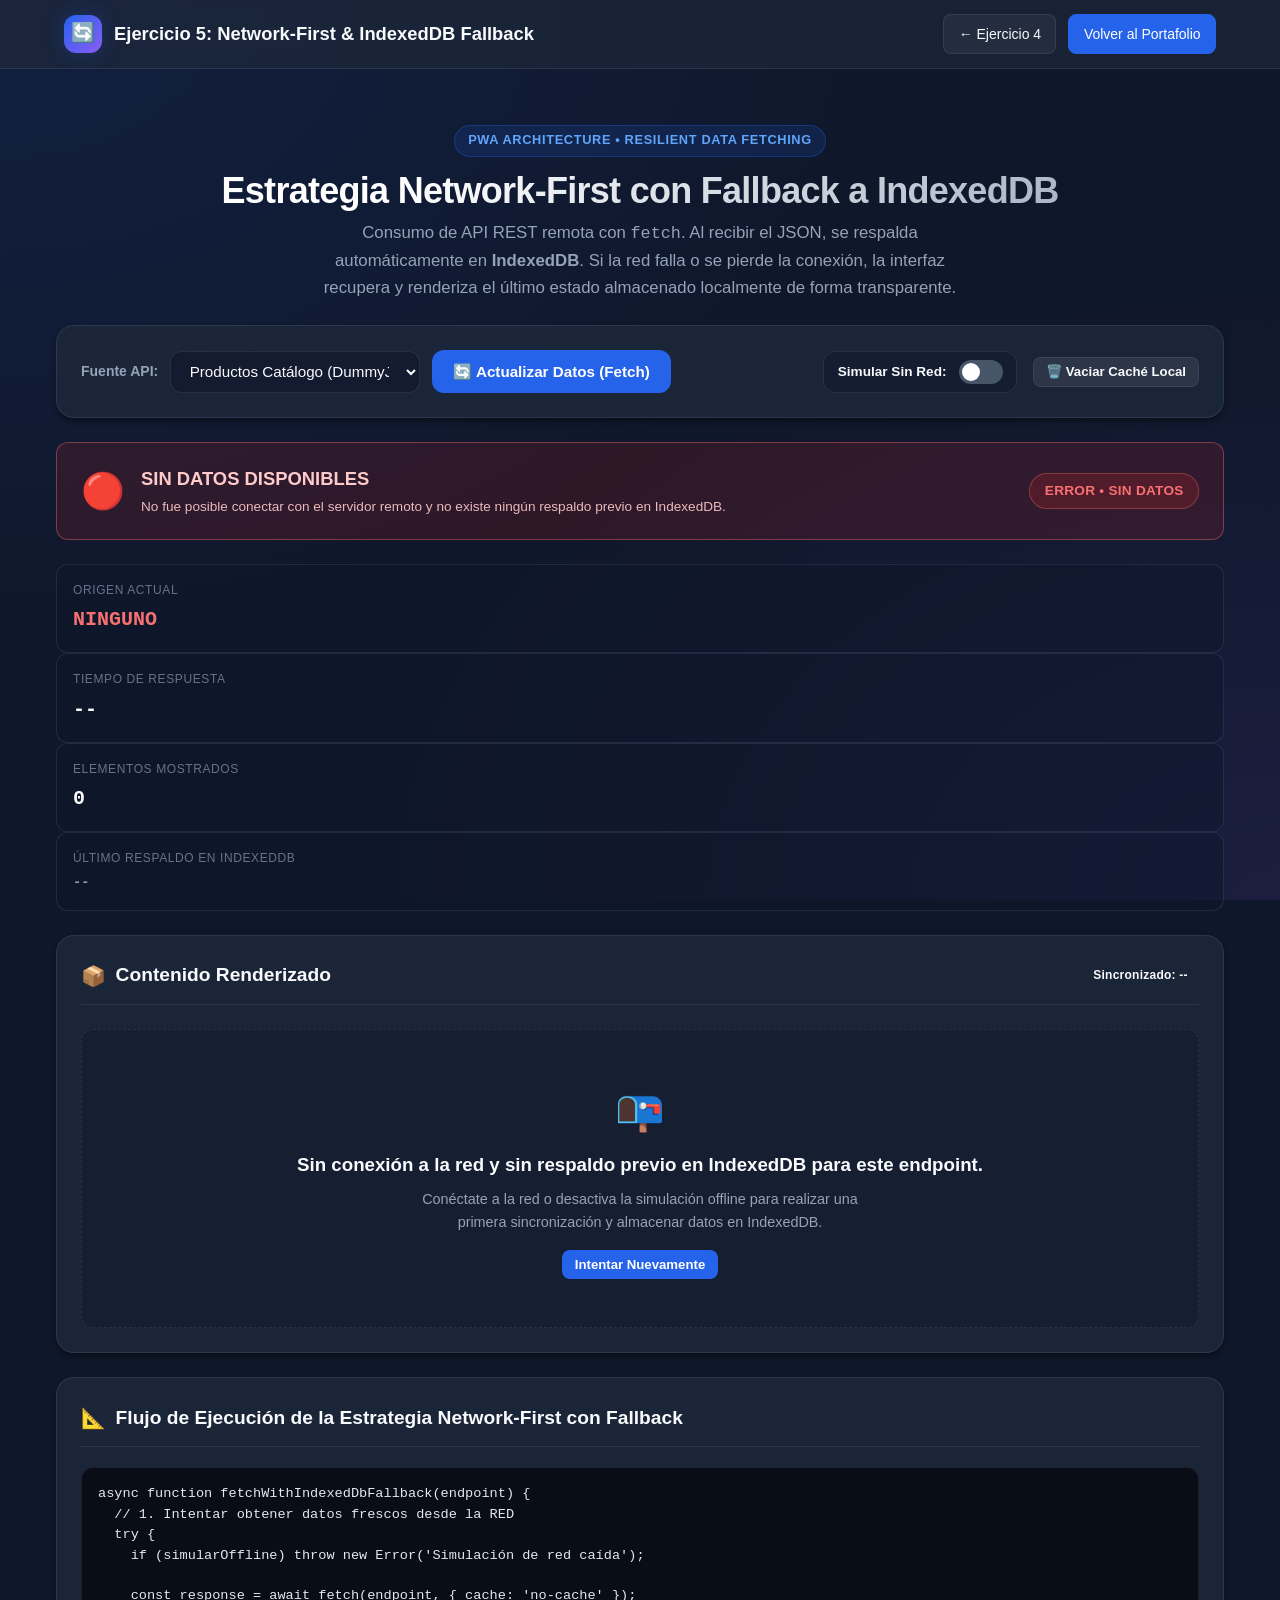
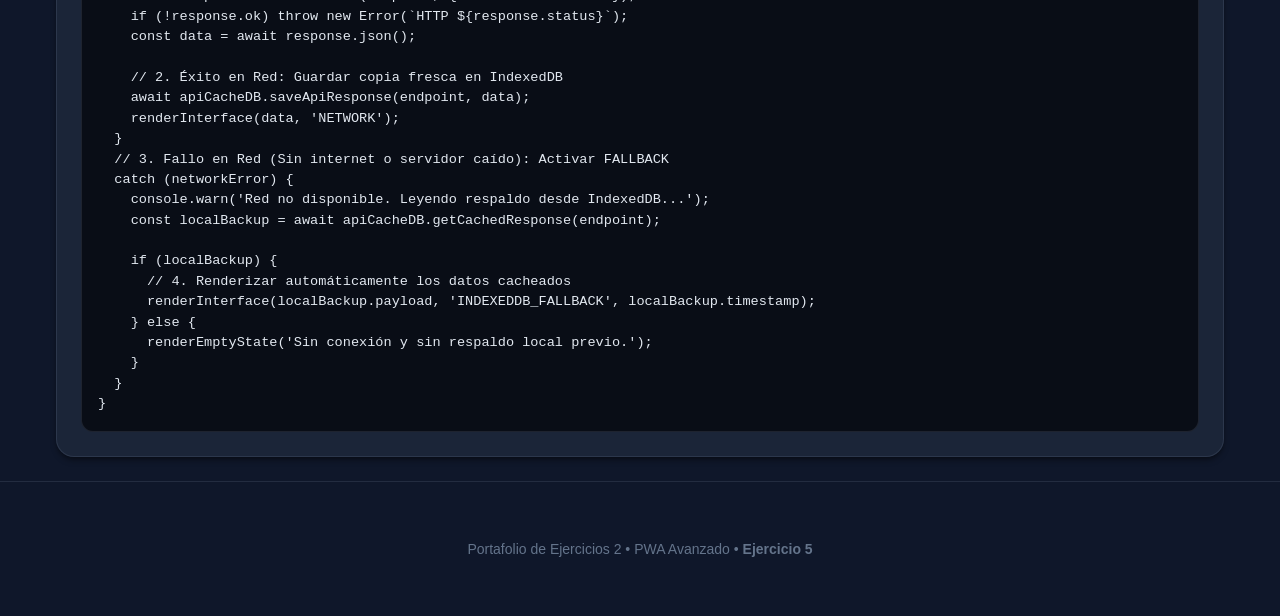
<file: Portafolio_2/Ejercicio_5/index.html>
<!DOCTYPE html>
<html lang="es">
<head>
  <meta charset="UTF-8">
  <meta name="viewport" content="width=device-width, initial-scale=1.0">
  <title>Ejercicio 5 - Caché Dinámica con Fallback a IndexedDB | Portafolio 2 PWA</title>
  
  <link rel="stylesheet" href="../styles.css">
  <link rel="stylesheet" href="styles.css">
</head>
<body>

  <!-- Top Navigation Header -->
  <header class="app-header">
    <div class="header-content">
      <a href="../index.html" class="brand">
        <span class="brand-icon">🔄</span>
        <span>Ejercicio 5: Network-First & IndexedDB Fallback</span>
      </a>
      <nav>
        <ul class="nav-links">
          <li><a href="../Ejercicio_4/index.html" class="nav-btn">← Ejercicio 4</a></li>
          <li><a href="../index.html" class="nav-btn primary">Volver al Portafolio</a></li>
        </ul>
      </nav>
    </div>
  </header>

  <main class="container">
    <!-- Hero Intro -->
    <div class="hero">
      <span class="hero-badge">PWA Architecture • Resilient Data Fetching</span>
      <h1 class="hero-title">Estrategia Network-First con Fallback a IndexedDB</h1>
      <p class="hero-subtitle">
        Consumo de API REST remota con <code>fetch</code>. Al recibir el JSON, se respalda automáticamente en <strong>IndexedDB</strong>. Si la red falla o se pierde la conexión, la interfaz recupera y renderiza el último estado almacenado localmente de forma transparente.
      </p>
    </div>

    <!-- Interactive Strategy Toolbar -->
    <section class="card" style="margin-bottom: 1.5rem;">
      <div style="display: flex; flex-wrap: wrap; gap: 1rem; align-items: center; justify-content: space-between;">
        
        <!-- API Endpoint Selector -->
        <div style="display: flex; gap: 0.75rem; align-items: center; flex-wrap: wrap;">
          <label class="form-label" style="margin: 0; font-weight: 600;" for="selEndpoint">Fuente API:</label>
          <select id="selEndpoint" class="form-control" style="width: 250px;">
            <option value="https://dummyjson.com/products?limit=12">Productos Catálogo (DummyJSON)</option>
            <option value="https://jsonplaceholder.typicode.com/posts?_limit=12">Publicaciones Blog (JSONPlaceholder)</option>
          </select>
          <button id="btnFetchData" class="btn btn-primary">
            🔄 Actualizar Datos (Fetch)
          </button>
        </div>

        <!-- Offline Simulator Switch & Actions -->
        <div style="display: flex; gap: 1rem; align-items: center; flex-wrap: wrap;">
          <div class="switch-container">
            <span style="font-size: 0.85rem; font-weight: 600;">Simular Sin Red:</span>
            <label class="switch-toggle" title="Forzar fallo de red para probar el fallback a IndexedDB sin apagar el WiFi">
              <input type="checkbox" id="chkSimulateOffline">
              <span class="slider"></span>
            </label>
          </div>

          <button id="btnClearCache" class="btn btn-secondary btn-sm" title="Vaciar datos guardados en IndexedDB">
            🗑️ Vaciar Caché Local
          </button>
        </div>

      </div>
    </section>

    <!-- Dynamic Status Banner (Indicates whether data came from Network or IndexedDB) -->
    <div id="originBanner" class="status-hero-banner banner-network">
      <div class="banner-left">
        <span id="bannerIcon" class="banner-icon">🟢</span>
        <div>
          <h3 id="bannerTitle" class="banner-title">DATOS EN VIVO DESDE LA RED (Network-First)</h3>
          <p id="bannerDesc" class="banner-desc">
            Respuesta obtenida directamente del servidor remoto. Se guardó una copia de respaldo en IndexedDB.
          </p>
        </div>
      </div>
      <div style="text-align: right;">
        <span id="sourcePill" class="badge badge-granted" style="font-size: 0.85rem; padding: 0.4rem 0.9rem;">
          ONLINE • RED
        </span>
      </div>
    </div>

    <!-- Telemetry Cards -->
    <div class="coords-grid" style="margin-bottom: 1.5rem;">
      <div class="stat-card">
        <span class="stat-label">Origen Actual</span>
        <span class="stat-value" id="valSource" style="color: #4ade80;">RED</span>
      </div>
      <div class="stat-card">
        <span class="stat-label">Tiempo de Respuesta</span>
        <span class="stat-value" id="valLatency">-- ms</span>
      </div>
      <div class="stat-card">
        <span class="stat-label">Elementos Mostrados</span>
        <span class="stat-value" id="valItemCount">0</span>
      </div>
      <div class="stat-card">
        <span class="stat-label">Último Respaldo en IndexedDB</span>
        <span class="stat-value" id="valLastSaved" style="font-size: 0.85rem; color: #94a3b8;">--</span>
      </div>
    </div>

    <!-- Data Display Grid -->
    <section class="card">
      <div class="card-header">
        <h2 class="card-title">
          <span class="icon">📦</span>
          <span>Contenido Renderizado</span>
        </h2>
        <span id="itemsTimestampBadge" class="badge badge-secondary" style="font-size: 0.75rem;">
          Sincronizado: --
        </span>
      </div>

      <!-- Feed Container -->
      <div id="itemsContainer" class="items-grid">
        <p style="grid-column: 1 / -1; text-align: center; color: var(--text-dim); padding: 3rem;">
          Iniciando carga de datos remotos...
        </p>
      </div>
    </section>

    <!-- Technical Flow Diagram & Code -->
    <section class="card" style="margin-top: 1.5rem;">
      <div class="card-header">
        <h2 class="card-title">
          <span class="icon">📐</span>
          <span>Flujo de Ejecución de la Estrategia Network-First con Fallback</span>
        </h2>
      </div>

      <pre class="code-box"><code>async function fetchWithIndexedDbFallback(endpoint) {
  // 1. Intentar obtener datos frescos desde la RED
  try {
    if (simularOffline) throw new Error('Simulación de red caída');
    
    const response = await fetch(endpoint, { cache: 'no-cache' });
    if (!response.ok) throw new Error(`HTTP ${response.status}`);
    const data = await response.json();

    // 2. Éxito en Red: Guardar copia fresca en IndexedDB
    await apiCacheDB.saveApiResponse(endpoint, data);
    renderInterface(data, 'NETWORK');
  } 
  // 3. Fallo en Red (Sin internet o servidor caído): Activar FALLBACK
  catch (networkError) {
    console.warn('Red no disponible. Leyendo respaldo desde IndexedDB...');
    const localBackup = await apiCacheDB.getCachedResponse(endpoint);

    if (localBackup) {
      // 4. Renderizar automáticamente los datos cacheados
      renderInterface(localBackup.payload, 'INDEXEDDB_FALLBACK', localBackup.timestamp);
    } else {
      renderEmptyState('Sin conexión y sin respaldo local previo.');
    }
  }
}</code></pre>
    </section>

  </main>

  <footer class="app-footer">
    <div class="container">
      <p>Portafolio de Ejercicios 2 • PWA Avanzado • <strong>Ejercicio 5</strong></p>
    </div>
  </footer>

  <!-- IndexedDB Storage & App -->
  <script src="db.js"></script>
  <script src="app.js"></script>
</body>
</html>
</file>
<file: Portafolio_2/styles.css>
/* ==========================================================================
   Portafolio 2 - Progressive Web App (PWA) Advanced Capabilities
   Global Shared Stylesheet
   ========================================================================== */

:root {
  --primary: #2563eb;
  --primary-hover: #1d4ed8;
  --primary-light: #dbeafe;
  --primary-dark: #1e40af;
  
  --secondary: #475569;
  --secondary-hover: #334155;
  --secondary-light: #f1f5f9;

  --accent: #8b5cf6;
  --accent-hover: #7c3aed;

  --success: #16a34a;
  --success-bg: #dcfce7;
  --success-border: #86efac;

  --warning: #d97706;
  --warning-bg: #fef3c7;
  --warning-border: #fcd34d;

  --danger: #dc2626;
  --danger-bg: #fee2e2;
  --danger-border: #fca5a5;

  --info: #0284c7;
  --info-bg: #e0f2fe;
  --info-border: #7dd3fc;

  --bg: #0f172a;
  --bg-surface: #1e293b;
  --bg-card: rgba(30, 41, 59, 0.85);
  --bg-card-hover: rgba(51, 65, 85, 0.7);

  --text-main: #f8fafc;
  --text-muted: #94a3b8;
  --text-dim: #64748b;

  --border: rgba(148, 163, 184, 0.15);
  --border-focus: #3b82f6;

  --radius-sm: 8px;
  --radius-md: 12px;
  --radius-lg: 18px;
  --radius-full: 9999px;

  --shadow-sm: 0 1px 2px 0 rgba(0, 0, 0, 0.3);
  --shadow-md: 0 4px 6px -1px rgba(0, 0, 0, 0.4), 0 2px 4px -2px rgba(0, 0, 0, 0.3);
  --shadow-lg: 0 10px 15px -3px rgba(0, 0, 0, 0.5), 0 4px 6px -4px rgba(0, 0, 0, 0.4);
  --shadow-glow: 0 0 20px rgba(37, 99, 235, 0.25);

  --font-family: -apple-system, BlinkMacSystemFont, "Segoe UI", Roboto, "Helvetica Neue", Arial, sans-serif;
  --font-mono: ui-monospace, SFMono-Regular, Menlo, Monaco, Consolas, monospace;
}

/* Light Mode Overrides if user prefers or toggled */
[data-theme="light"] {
  --bg: #f8fafc;
  --bg-surface: #ffffff;
  --bg-card: rgba(255, 255, 255, 0.9);
  --bg-card-hover: #f1f5f9;
  --text-main: #0f172a;
  --text-muted: #64748b;
  --text-dim: #94a3b8;
  --border: rgba(148, 163, 184, 0.25);
  --shadow-sm: 0 1px 3px rgba(0, 0, 0, 0.08);
  --shadow-md: 0 4px 6px -1px rgba(0, 0, 0, 0.1);
  --shadow-lg: 0 10px 15px -3px rgba(0, 0, 0, 0.1);
}

/* Base Reset & Typography */
* {
  box-sizing: border-box;
  margin: 0;
  padding: 0;
}

body {
  font-family: var(--font-family);
  background: var(--bg);
  background-image: 
    radial-gradient(at 0% 0%, rgba(37, 99, 235, 0.12) 0px, transparent 50%),
    radial-gradient(at 100% 100%, rgba(139, 92, 246, 0.1) 0px, transparent 50%);
  background-attachment: fixed;
  color: var(--text-main);
  line-height: 1.6;
  min-height: 100vh;
  display: flex;
  flex-direction: column;
}

/* Container */
.container {
  width: 100%;
  max-width: 1200px;
  margin: 0 auto;
  padding: 1.5rem 1rem;
}

/* Navigation Header */
.app-header {
  background: rgba(30, 41, 59, 0.7);
  backdrop-filter: blur(12px);
  -webkit-backdrop-filter: blur(12px);
  border-bottom: 1px solid var(--border);
  position: sticky;
  top: 0;
  z-index: 1000;
}

.header-content {
  display: flex;
  align-items: center;
  justify-content: space-between;
  padding: 0.85rem 1.5rem;
  max-width: 1200px;
  margin: 0 auto;
  gap: 1rem;
}

.brand {
  display: flex;
  align-items: center;
  gap: 0.75rem;
  text-decoration: none;
  color: var(--text-main);
  font-weight: 700;
  font-size: 1.15rem;
}

.brand-icon {
  background: linear-gradient(135deg, #2563eb, #8b5cf6);
  width: 38px;
  height: 38px;
  border-radius: var(--radius-md);
  display: flex;
  align-items: center;
  justify-content: center;
  font-size: 1.2rem;
  box-shadow: var(--shadow-glow);
}

.nav-links {
  display: flex;
  align-items: center;
  gap: 0.75rem;
  list-style: none;
}

.nav-btn {
  display: inline-flex;
  align-items: center;
  gap: 0.5rem;
  padding: 0.5rem 0.9rem;
  border-radius: var(--radius-sm);
  background: rgba(255, 255, 255, 0.05);
  border: 1px solid var(--border);
  color: var(--text-main);
  text-decoration: none;
  font-size: 0.875rem;
  font-weight: 500;
  transition: all 0.2s ease;
}

.nav-btn:hover {
  background: rgba(255, 255, 255, 0.1);
  border-color: var(--primary);
  transform: translateY(-1px);
}

.nav-btn.primary {
  background: var(--primary);
  border-color: var(--primary);
  color: #fff;
}

.nav-btn.primary:hover {
  background: var(--primary-hover);
}

/* Page Hero */
.hero {
  padding: 2rem 0 1.5rem;
  text-align: center;
}

.hero-badge {
  display: inline-flex;
  align-items: center;
  gap: 0.4rem;
  padding: 0.3rem 0.8rem;
  border-radius: var(--radius-full);
  background: rgba(37, 99, 235, 0.15);
  border: 1px solid rgba(37, 99, 235, 0.3);
  color: #60a5fa;
  font-size: 0.8rem;
  font-weight: 600;
  text-transform: uppercase;
  letter-spacing: 0.05em;
  margin-bottom: 0.75rem;
}

.hero-title {
  font-size: 2.25rem;
  font-weight: 800;
  letter-spacing: -0.02em;
  line-height: 1.2;
  margin-bottom: 0.5rem;
  background: linear-gradient(135deg, #ffffff 30%, #94a3b8 100%);
  -webkit-background-clip: text;
  -webkit-text-fill-color: transparent;
}

.hero-subtitle {
  color: var(--text-muted);
  font-size: 1.05rem;
  max-width: 650px;
  margin: 0 auto;
}

/* Cards & Surfaces */
.card {
  background: var(--bg-card);
  backdrop-filter: blur(12px);
  -webkit-backdrop-filter: blur(12px);
  border: 1px solid var(--border);
  border-radius: var(--radius-lg);
  padding: 1.5rem;
  box-shadow: var(--shadow-md);
  transition: all 0.25s ease;
}

.card:hover {
  border-color: rgba(148, 163, 184, 0.3);
}

.card-header {
  display: flex;
  align-items: center;
  justify-content: space-between;
  margin-bottom: 1.25rem;
  padding-bottom: 0.75rem;
  border-bottom: 1px solid var(--border);
}

.card-title {
  font-size: 1.2rem;
  font-weight: 700;
  display: flex;
  align-items: center;
  gap: 0.6rem;
}

.card-title .icon {
  font-size: 1.25rem;
}

/* Grid Layouts */
.grid-2 {
  display: grid;
  grid-template-columns: repeat(auto-fit, minmax(320px, 1fr));
  gap: 1.5rem;
}

.grid-3 {
  display: grid;
  grid-template-columns: repeat(auto-fit, minmax(280px, 1fr));
  gap: 1.5rem;
}

/* Buttons */
.btn {
  display: inline-flex;
  align-items: center;
  justify-content: center;
  gap: 0.5rem;
  padding: 0.7rem 1.25rem;
  border-radius: var(--radius-md);
  font-size: 0.95rem;
  font-weight: 600;
  cursor: pointer;
  border: 1px solid transparent;
  transition: all 0.2s ease;
  user-select: none;
  text-decoration: none;
}

.btn:disabled {
  opacity: 0.5;
  cursor: not-allowed;
  transform: none !important;
}

.btn-primary {
  background: var(--primary);
  color: #fff;
}
.btn-primary:hover:not(:disabled) {
  background: var(--primary-hover);
  box-shadow: var(--shadow-glow);
  transform: translateY(-1px);
}

.btn-secondary {
  background: rgba(255, 255, 255, 0.08);
  border-color: var(--border);
  color: var(--text-main);
}
.btn-secondary:hover:not(:disabled) {
  background: rgba(255, 255, 255, 0.15);
  border-color: var(--text-muted);
}

.btn-success {
  background: var(--success);
  color: #fff;
}
.btn-success:hover:not(:disabled) {
  background: #15803d;
}

.btn-danger {
  background: var(--danger);
  color: #fff;
}
.btn-danger:hover:not(:disabled) {
  background: #b91c1c;
}

.btn-warning {
  background: var(--warning);
  color: #fff;
}
.btn-warning:hover:not(:disabled) {
  background: #b45309;
}

.btn-sm {
  padding: 0.4rem 0.75rem;
  font-size: 0.825rem;
  border-radius: var(--radius-sm);
}

.btn-group {
  display: flex;
  flex-wrap: wrap;
  gap: 0.6rem;
  align-items: center;
}

/* Badges & Status Pills */
.badge {
  display: inline-flex;
  align-items: center;
  gap: 0.35rem;
  padding: 0.25rem 0.7rem;
  border-radius: var(--radius-full);
  font-size: 0.8rem;
  font-weight: 600;
  letter-spacing: 0.02em;
}

.badge-dot {
  width: 8px;
  height: 8px;
  border-radius: 50%;
}

.badge-granted, .badge-success {
  background: rgba(22, 163, 74, 0.18);
  color: #4ade80;
  border: 1px solid rgba(74, 222, 128, 0.35);
}
.badge-granted .badge-dot, .badge-success .badge-dot {
  background: #4ade80;
  box-shadow: 0 0 6px #4ade80;
}

.badge-prompt, .badge-warning {
  background: rgba(217, 119, 6, 0.18);
  color: #fbbf24;
  border: 1px solid rgba(251, 191, 36, 0.35);
}
.badge-prompt .badge-dot, .badge-warning .badge-dot {
  background: #fbbf24;
  box-shadow: 0 0 6px #fbbf24;
}

.badge-denied, .badge-danger {
  background: rgba(220, 38, 38, 0.18);
  color: #f87171;
  border: 1px solid rgba(248, 113, 113, 0.35);
}
.badge-denied .badge-dot, .badge-danger .badge-dot {
  background: #f87171;
  box-shadow: 0 0 6px #f87171;
}

.badge-info {
  background: rgba(2, 132, 199, 0.18);
  color: #38bdf8;
  border: 1px solid rgba(56, 189, 248, 0.35);
}
.badge-info .badge-dot {
  background: #38bdf8;
}

/* Forms & Inputs */
.form-group {
  margin-bottom: 1.1rem;
}

.form-label {
  display: block;
  font-size: 0.875rem;
  font-weight: 600;
  color: var(--text-muted);
  margin-bottom: 0.4rem;
}

.form-control {
  width: 100%;
  padding: 0.65rem 0.9rem;
  background: rgba(15, 23, 42, 0.6);
  border: 1px solid var(--border);
  border-radius: var(--radius-md);
  color: var(--text-main);
  font-size: 0.95rem;
  font-family: inherit;
  transition: all 0.2s ease;
}

.form-control:focus {
  outline: none;
  border-color: var(--primary);
  box-shadow: 0 0 0 3px rgba(37, 99, 235, 0.25);
  background: rgba(15, 23, 42, 0.85);
}

textarea.form-control {
  resize: vertical;
  min-height: 80px;
}

/* Alerts */
.alert {
  padding: 0.9rem 1.1rem;
  border-radius: var(--radius-md);
  margin-bottom: 1rem;
  font-size: 0.9rem;
  display: flex;
  align-items: flex-start;
  gap: 0.75rem;
  border: 1px solid;
}

.alert-info {
  background: rgba(2, 132, 199, 0.12);
  border-color: rgba(56, 189, 248, 0.3);
  color: #bae6fd;
}

.alert-success {
  background: rgba(22, 163, 74, 0.12);
  border-color: rgba(74, 222, 128, 0.3);
  color: #bbf7d0;
}

.alert-warning {
  background: rgba(217, 119, 6, 0.12);
  border-color: rgba(251, 191, 36, 0.3);
  color: #fde68a;
}

.alert-danger {
  background: rgba(220, 38, 38, 0.12);
  border-color: rgba(248, 113, 113, 0.3);
  color: #fecaca;
}

/* Stat & Metrics Display */
.stat-card {
  background: rgba(15, 23, 42, 0.5);
  border: 1px solid var(--border);
  border-radius: var(--radius-md);
  padding: 1rem;
  display: flex;
  flex-direction: column;
}

.stat-label {
  font-size: 0.75rem;
  text-transform: uppercase;
  letter-spacing: 0.05em;
  color: var(--text-dim);
  margin-bottom: 0.25rem;
}

.stat-value {
  font-size: 1.25rem;
  font-weight: 700;
  color: var(--text-main);
  font-family: var(--font-mono);
}

/* Code Snippet Box */
.code-box {
  background: #090d16;
  border: 1px solid var(--border);
  border-radius: var(--radius-md);
  padding: 1rem;
  font-family: var(--font-mono);
  font-size: 0.85rem;
  overflow-x: auto;
  color: #e2e8f0;
  line-height: 1.5;
}

/* Tables */
.table-container {
  overflow-x: auto;
  border-radius: var(--radius-md);
  border: 1px solid var(--border);
}

table.data-table {
  width: 100%;
  border-collapse: collapse;
  text-align: left;
  font-size: 0.9rem;
}

table.data-table th {
  background: rgba(15, 23, 42, 0.8);
  padding: 0.75rem 1rem;
  font-weight: 600;
  color: var(--text-muted);
  border-bottom: 1px solid var(--border);
}

table.data-table td {
  padding: 0.75rem 1rem;
  border-bottom: 1px solid rgba(148, 163, 184, 0.08);
  color: var(--text-main);
}

table.data-table tr:last-child td {
  border-bottom: none;
}

table.data-table tr:hover td {
  background: rgba(255, 255, 255, 0.03);
}

/* Footer */
.app-footer {
  margin-top: auto;
  padding: 2rem 0;
  border-top: 1px solid var(--border);
  text-align: center;
  color: var(--text-dim);
  font-size: 0.875rem;
}

.app-footer a {
  color: #60a5fa;
  text-decoration: none;
}
.app-footer a:hover {
  text-decoration: underline;
}

/* Responsive tweaks */
@media (max-width: 768px) {
  .hero-title {
    font-size: 1.75rem;
  }
  .header-content {
    flex-direction: column;
    align-items: flex-start;
  }
  .nav-links {
    width: 100%;
    overflow-x: auto;
    padding-bottom: 0.25rem;
  }
}
</file>
<file: Portafolio_2/Ejercicio_2/styles.css>
/* Styles for Ejercicio 2: Camera & Canvas Capture */

.media-viewport {
  position: relative;
  width: 100%;
  aspect-ratio: 4 / 3;
  background: #090d16;
  border-radius: var(--radius-md);
  overflow: hidden;
  border: 1px solid var(--border);
  display: flex;
  align-items: center;
  justify-content: center;
}

video#videoFeed {
  width: 100%;
  height: 100%;
  object-fit: cover;
  transform: scaleX(1);
  transition: transform 0.3s ease;
}

/* Mirror front camera by default */
video#videoFeed.mirror {
  transform: scaleX(-1);
}

.video-overlay {
  position: absolute;
  top: 12px;
  right: 12px;
  display: flex;
  gap: 0.5rem;
  z-index: 10;
}

.video-placeholder {
  display: flex;
  flex-direction: column;
  align-items: center;
  justify-content: center;
  color: var(--text-muted);
  text-align: center;
  padding: 1.5rem;
}

.video-placeholder .icon {
  font-size: 3rem;
  margin-bottom: 0.75rem;
  color: var(--text-dim);
}

canvas#photoCanvas {
  width: 100%;
  height: 100%;
  object-fit: contain;
  background: #090d16;
}

.filter-pills {
  display: flex;
  flex-wrap: wrap;
  gap: 0.5rem;
  margin: 1rem 0;
}

.filter-btn {
  padding: 0.35rem 0.75rem;
  font-size: 0.8rem;
  border-radius: var(--radius-full);
  background: rgba(255, 255, 255, 0.06);
  border: 1px solid var(--border);
  color: var(--text-muted);
  cursor: pointer;
  transition: all 0.2s ease;
}

.filter-btn.active, .filter-btn:hover {
  background: var(--primary);
  border-color: var(--primary);
  color: #fff;
}

/* Gallery for captured photos */
.gallery-grid {
  display: grid;
  grid-template-columns: repeat(auto-fill, minmax(130px, 1fr));
  gap: 0.75rem;
  margin-top: 1rem;
  max-height: 280px;
  overflow-y: auto;
  padding-right: 0.25rem;
}

.gallery-item {
  position: relative;
  aspect-ratio: 4 / 3;
  border-radius: var(--radius-sm);
  overflow: hidden;
  border: 1px solid var(--border);
  background: #0f172a;
}

.gallery-item img {
  width: 100%;
  height: 100%;
  object-fit: cover;
}

.gallery-item-actions {
  position: absolute;
  bottom: 0;
  left: 0;
  right: 0;
  background: rgba(0, 0, 0, 0.7);
  display: flex;
  justify-content: space-around;
  padding: 4px;
  opacity: 0;
  transition: opacity 0.2s ease;
}

.gallery-item:hover .gallery-item-actions {
  opacity: 1;
}

.gallery-btn {
  background: none;
  border: none;
  color: white;
  cursor: pointer;
  font-size: 0.9rem;
  padding: 2px 6px;
  border-radius: 4px;
}
.gallery-btn:hover {
  background: rgba(255, 255, 255, 0.2);
}
</file>
<file: Portafolio_2/Ejercicio_3/styles.css>
/* Specific styles for Ejercicio 3: Push Notifications */

.notification-mockup {
  background: rgba(15, 23, 42, 0.9);
  border: 1px solid var(--border);
  border-radius: var(--radius-md);
  padding: 1rem 1.25rem;
  box-shadow: var(--shadow-lg);
  display: flex;
  gap: 1rem;
  align-items: flex-start;
  margin-bottom: 1.5rem;
}

.notif-icon-preview {
  width: 48px;
  height: 48px;
  border-radius: 12px;
  object-fit: cover;
  flex-shrink: 0;
  box-shadow: var(--shadow-sm);
}

.notif-content-preview {
  flex: 1;
}

.notif-header-preview {
  display: flex;
  justify-content: space-between;
  align-items: center;
  margin-bottom: 0.25rem;
}

.notif-app-name {
  font-size: 0.75rem;
  text-transform: uppercase;
  color: var(--text-dim);
  font-weight: 700;
  letter-spacing: 0.05em;
}

.notif-time {
  font-size: 0.75rem;
  color: var(--text-dim);
}

.notif-title-preview {
  font-size: 0.95rem;
  font-weight: 700;
  color: var(--text-main);
  margin-bottom: 0.25rem;
}

.notif-body-preview {
  font-size: 0.85rem;
  color: var(--text-muted);
  line-height: 1.4;
  margin-bottom: 0.5rem;
}

.notif-actions-preview {
  display: flex;
  gap: 0.5rem;
}

.notif-action-btn-mock {
  padding: 0.3rem 0.65rem;
  border-radius: 4px;
  background: rgba(255, 255, 255, 0.08);
  font-size: 0.75rem;
  color: #93c5fd;
  border: 1px solid rgba(147, 197, 253, 0.2);
}

.preset-chip {
  padding: 0.35rem 0.75rem;
  font-size: 0.8rem;
  border-radius: var(--radius-full);
  background: rgba(255, 255, 255, 0.05);
  border: 1px solid var(--border);
  color: var(--text-muted);
  cursor: pointer;
  transition: all 0.2s ease;
}

.preset-chip:hover {
  background: rgba(37, 99, 235, 0.2);
  color: #93c5fd;
  border-color: #3b82f6;
}
</file>
<file: Portafolio_2/Ejercicio_4/styles.css>
/* Specific styles for Ejercicio 4: IndexedDB */

.crud-layout {
  display: grid;
  grid-template-columns: 360px 1fr;
  gap: 1.5rem;
}

@media (max-width: 900px) {
  .crud-layout {
    grid-template-columns: 1fr;
  }
}

.filter-bar {
  display: flex;
  flex-wrap: wrap;
  gap: 0.75rem;
  margin-bottom: 1rem;
  align-items: center;
}

.table-badge {
  font-size: 0.75rem;
  padding: 0.2rem 0.5rem;
  border-radius: var(--radius-full);
  font-weight: 600;
}

.badge-prioridad-alta {
  background: rgba(220, 38, 38, 0.2);
  color: #f87171;
  border: 1px solid rgba(220, 38, 38, 0.4);
}

.badge-prioridad-media {
  background: rgba(217, 119, 6, 0.2);
  color: #fbbf24;
  border: 1px solid rgba(217, 119, 6, 0.4);
}

.badge-prioridad-baja {
  background: rgba(22, 163, 74, 0.2);
  color: #4ade80;
  border: 1px solid rgba(22, 163, 74, 0.4);
}

.storage-quota-bar {
  width: 100%;
  height: 6px;
  background: rgba(255, 255, 255, 0.1);
  border-radius: var(--radius-full);
  overflow: hidden;
  margin-top: 0.4rem;
}

.storage-quota-fill {
  height: 100%;
  background: var(--primary);
  width: 0%;
  transition: width 0.4s ease;
}
</file>
<file: Portafolio_2/Ejercicio_5/styles.css>
/* Specific styles for Ejercicio 5: Network-First & IndexedDB Fallback */

.status-hero-banner {
  padding: 1.25rem 1.5rem;
  border-radius: var(--radius-md);
  margin-bottom: 1.5rem;
  display: flex;
  align-items: center;
  justify-content: space-between;
  border: 1px solid;
  transition: all 0.3s ease;
}

.banner-network {
  background: rgba(22, 163, 74, 0.15);
  border-color: rgba(74, 222, 128, 0.4);
  color: #bbf7d0;
}

.banner-fallback {
  background: rgba(217, 119, 6, 0.15);
  border-color: rgba(251, 191, 36, 0.4);
  color: #fde68a;
}

.banner-error {
  background: rgba(220, 38, 38, 0.15);
  border-color: rgba(248, 113, 113, 0.4);
  color: #fecaca;
}

.banner-left {
  display: flex;
  align-items: center;
  gap: 1rem;
}

.banner-icon {
  font-size: 2.2rem;
}

.banner-title {
  font-size: 1.15rem;
  font-weight: 700;
  margin-bottom: 0.2rem;
}

.banner-desc {
  font-size: 0.85rem;
  opacity: 0.9;
}

.items-grid {
  display: grid;
  grid-template-columns: repeat(auto-fill, minmax(260px, 1fr));
  gap: 1.25rem;
  margin-top: 1.5rem;
}

.item-card {
  background: rgba(15, 23, 42, 0.7);
  border: 1px solid var(--border);
  border-radius: var(--radius-md);
  overflow: hidden;
  display: flex;
  flex-direction: column;
  transition: transform 0.2s ease, border-color 0.2s ease;
}

.item-card:hover {
  transform: translateY(-2px);
  border-color: var(--primary);
}

.item-thumb {
  width: 100%;
  height: 160px;
  object-fit: cover;
  background: #1e293b;
}

.item-body {
  padding: 1rem;
  display: flex;
  flex-direction: column;
  flex: 1;
}

.item-category {
  font-size: 0.75rem;
  text-transform: uppercase;
  color: #60a5fa;
  font-weight: 600;
  letter-spacing: 0.05em;
  margin-bottom: 0.35rem;
}

.item-title {
  font-size: 1rem;
  font-weight: 700;
  margin-bottom: 0.5rem;
  color: var(--text-main);
  line-height: 1.3;
}

.item-desc {
  font-size: 0.825rem;
  color: var(--text-muted);
  line-height: 1.4;
  margin-bottom: 1rem;
  display: -webkit-box;
  -webkit-line-clamp: 3;
  -webkit-box-orient: vertical;
  overflow: hidden;
  flex: 1;
}

.item-footer {
  display: flex;
  justify-content: space-between;
  align-items: center;
  padding-top: 0.75rem;
  border-top: 1px solid rgba(148, 163, 184, 0.1);
}

.item-price {
  font-size: 1.15rem;
  font-weight: 800;
  color: #4ade80;
  font-family: var(--font-mono);
}

.item-rating {
  font-size: 0.8rem;
  color: #fbbf24;
  display: flex;
  align-items: center;
  gap: 0.2rem;
}

.switch-container {
  display: flex;
  align-items: center;
  gap: 0.75rem;
  background: rgba(15, 23, 42, 0.5);
  padding: 0.5rem 0.85rem;
  border-radius: var(--radius-md);
  border: 1px solid var(--border);
}

.switch-toggle {
  position: relative;
  display: inline-block;
  width: 44px;
  height: 24px;
}

.switch-toggle input {
  opacity: 0;
  width: 0;
  height: 0;
}

.slider {
  position: absolute;
  cursor: pointer;
  top: 0;
  left: 0;
  right: 0;
  bottom: 0;
  background-color: #475569;
  transition: .3s;
  border-radius: 24px;
}

.slider:before {
  position: absolute;
  content: "";
  height: 18px;
  width: 18px;
  left: 3px;
  bottom: 3px;
  background-color: white;
  transition: .3s;
  border-radius: 50%;
}

input:checked + .slider {
  background-color: #ef4444;
}

input:checked + .slider:before {
  transform: translateX(20px);
}
</file>
